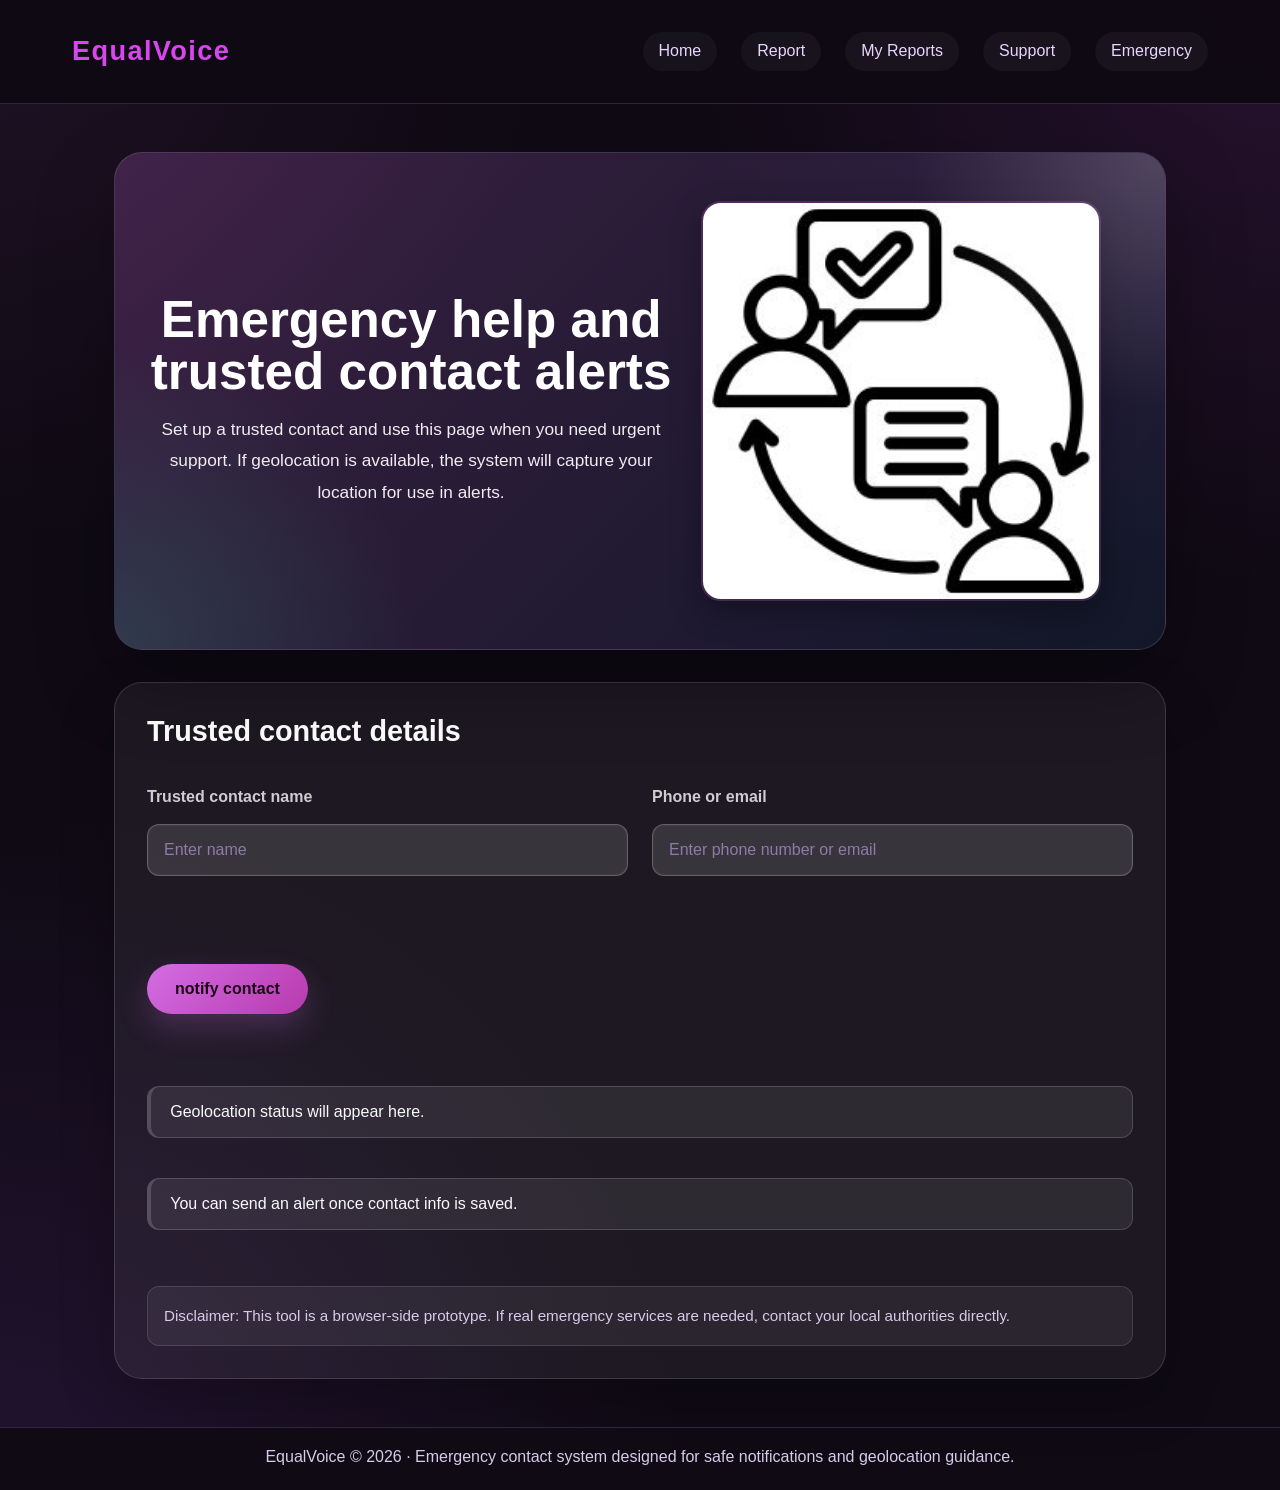
<file: emergency.html>
<!DOCTYPE html>
<html lang="en">
<head>
  <meta charset="UTF-8">
  <meta name="viewport" content="width=device-width, initial-scale=1.0">
  <title>Emergency Help | EqualVoice</title>
   <link rel="icon" type="image/png" href="images/equal voice logo.png">
  <link rel="stylesheet" href="assets/css/style.css">
  <script defer src="assets/js/app.js"></script>
</head>
<body class="page-shell emergency-page" data-page="emergency">
  <header class="site-header">
    <div class="topbar">
      <a class="brand" href="index.html">EqualVoice</a>
      <nav aria-label="Primary navigation">
        <ul class="nav-list">
          <li><a class="nav-link" href="index.html">Home</a></li>
          <li><a class="nav-link" href="report.html">Report</a></li>
          <li><a class="nav-link" href="my-reports.html">My Reports</a></li>
          <li><a class="nav-link" href="support.html">Support</a></li>
          <li><a class="nav-link" href="emergency.html">Emergency</a></li>
        </ul>
      </nav>
    </div>
  </header>

  <main class="main-content">
    <section class="hero">
      <div>
        <h1 class="hero-heading">Emergency help and trusted contact alerts</h1>
        <p class="hero-copy">Set up a trusted contact and use this page when you need urgent support. If geolocation is available, the system will capture your location for use in alerts.</p>
      </div>
      <img src="images/response.jpg" alt="Emergency response support" class="hero-image" style="max-width: 400px; width: 100%; height: 400px; object-fit: cover;">
    </section>

    <section class="form-card">
      <div class="section-title">Trusted contact details</div>
      <div class="form-row">
        <div class="contact-field">
          <label for="trustedContactName">Trusted contact name</label>
          <input id="trustedContactName" type="text" placeholder="Enter name" aria-required="true">
        </div>
        <div class="contact-field">
          <label for="trustedContactInfo">Phone or email</label>
          <input id="trustedContactInfo" type="text" placeholder="Enter phone number or email" aria-required="true">
        </div>
      </div>



      <div class="button-row">
        <button id="sendAlertButton" class="cta-button" type="button">notify contact</button>
      </div>
      <div id="geoStatus" class="status-banner">Geolocation status will appear here.</div>
      <div id="emergencyStatus" class="status-banner">You can send an alert once contact info is saved.</div>
      <div class="footer-note">Disclaimer: This tool is a browser-side prototype. If real emergency services are needed, contact your local authorities directly.</div>
    </section>
  </main>

  <footer class="site-footer">EqualVoice © 2026 · Emergency contact system designed for safe notifications and geolocation guidance.</footer>
</body>
</html>
</file>
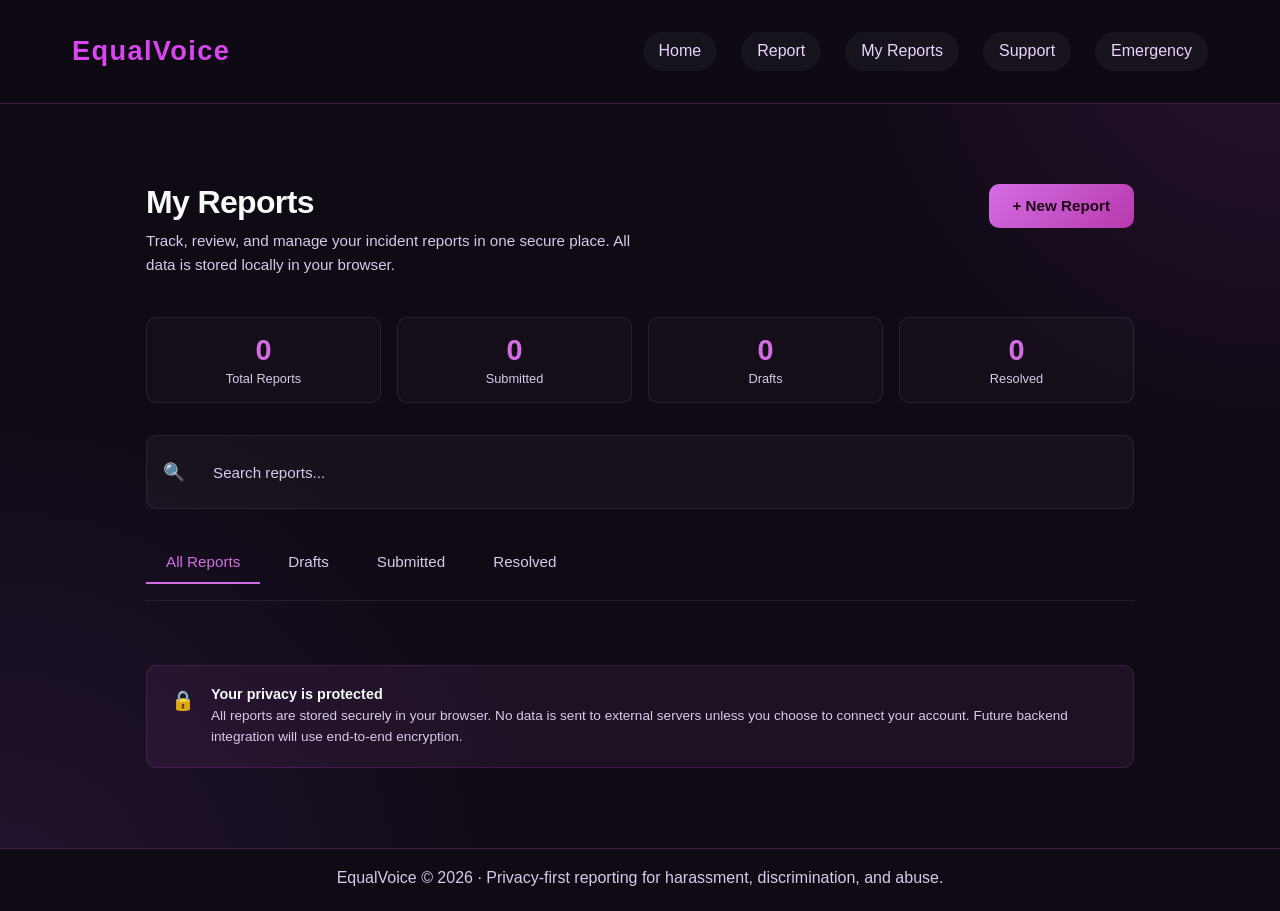
<file: my-reports.html>
<!DOCTYPE html>
<html lang="en">
<head>
  <meta charset="UTF-8">
  <meta name="viewport" content="width=device-width, initial-scale=1.0">
  <title>My Reports | EqualVoice</title>
  <link rel="icon" type="image/png" href="images/equal voice logo.png">
  <link rel="stylesheet" href="assets/css/style.css">
  <script defer src="assets/js/app.js"></script>
</head>
<body class="page-shell" data-page="my-reports">
  <header class="site-header">
    <div class="topbar">
      <a class="brand" href="index.html">EqualVoice</a>
      <nav aria-label="Primary navigation">
        <ul class="nav-list">
          <li><a class="nav-link" href="index.html">Home</a></li>
          <li><a class="nav-link" href="report.html">Report</a></li>
          <li><a class="nav-link" href="my-reports.html">My Reports</a></li>
          <li><a class="nav-link" href="support.html">Support</a></li>
          <li><a class="nav-link" href="emergency.html">Emergency</a></li>
        </ul>
      </nav>
    </div>
  </header>

  <main class="main-content">
    <div class="dashboard-container">
      <!-- Dashboard Header -->
      <div class="dashboard-header">
        <div class="dashboard-header-content">
          <h1>My Reports</h1>
          <p class="dashboard-header-description">Track, review, and manage your incident reports in one secure place. All data is stored locally in your browser.</p>
        </div>
        <div class="dashboard-header-actions">
          <a href="report.html" class="btn-primary">+ New Report</a>
        </div>
      </div>

      <!-- Stats Summary -->
      <div class="stats-bar">
        <div class="stat-item">
          <p class="stat-number" id="totalCount">0</p>
          <p class="stat-label">Total Reports</p>
        </div>
        <div class="stat-item">
          <p class="stat-number" id="submittedCount">0</p>
          <p class="stat-label">Submitted</p>
        </div>
        <div class="stat-item">
          <p class="stat-number" id="draftCount">0</p>
          <p class="stat-label">Drafts</p>
        </div>
        <div class="stat-item">
          <p class="stat-number" id="resolvedCount">0</p>
          <p class="stat-label">Resolved</p>
        </div>
      </div>

      <!-- Controls Section -->
      <div class="controls-section">
        <div class="search-box">
          <span class="search-icon">🔍</span>
          <input type="text" id="searchReports" placeholder="Search reports...">
        </div>
      </div>

      <!-- Filter Tabs -->
      <div class="filter-tabs">
        <button class="filter-tab active" data-filter="all">All Reports</button>
        <button class="filter-tab" data-filter="draft">Drafts</button>
        <button class="filter-tab" data-filter="submitted">Submitted</button>
        <button class="filter-tab" data-filter="resolved">Resolved</button>
      </div>

      <!-- Reports List -->
      <div id="reportList" class="reports-list"></div>

      <!-- Empty State -->
      <div id="noReportsState" class="empty-state" style="display: none;">
        <div class="empty-state-icon">📋</div>
        <h2 class="empty-state-title">No reports yet</h2>
        <p class="empty-state-description">Start documenting incidents safely. Your reports will appear here with all details and status updates.</p>
        <div class="empty-state-actions">
          <a href="report.html" class="btn-primary">Create First Report</a>
          <a href="support.html" class="btn-secondary">Get Support</a>
        </div>
      </div>

      <!-- Information Banner -->
      <div class="info-banner">
        <div class="info-banner-icon">🔒</div>
        <div class="info-banner-content">
          <p class="info-banner-title">Your privacy is protected</p>
          <p class="info-banner-text">All reports are stored securely in your browser. No data is sent to external servers unless you choose to connect your account. Future backend integration will use end-to-end encryption.</p>
        </div>
      </div>
    </div>
  </main>

  <footer class="site-footer">EqualVoice © 2026 · Privacy-first reporting for harassment, discrimination, and abuse.</footer>

  <script>
    // Enhanced dashboard interactivity
    const filters = document.querySelectorAll('.filter-tab');
    const searchInput = document.getElementById('searchReports');
    let currentFilter = 'all';
    let currentSearch = '';

    filters.forEach(filter => {
      filter.addEventListener('click', () => {
        filters.forEach(f => f.classList.remove('active'));
        filter.classList.add('active');
        currentFilter = filter.dataset.filter;
        renderReports();
      });
    });

    searchInput.addEventListener('input', (e) => {
      currentSearch = e.target.value.toLowerCase();
      renderReports();
    });

    function updateStats() {
      const reports = loadReports();
      const submitted = reports.filter(r => r.status === 'Submitted').length;
      const draft = reports.filter(r => r.status === 'Draft').length;
      const resolved = reports.filter(r => r.status === 'Resolved').length;

      document.getElementById('totalCount').textContent = reports.length;
      document.getElementById('submittedCount').textContent = submitted;
      document.getElementById('draftCount').textContent = draft;
      document.getElementById('resolvedCount').textContent = resolved;
    }

    function renderReports() {
      const reports = loadReports();
      const container = document.getElementById('reportList');
      const emptyState = document.getElementById('noReportsState');

      let filtered = reports.filter(r => {
        const matchesFilter = currentFilter === 'all' || r.status.toLowerCase() === currentFilter;
        const matchesSearch = currentSearch === '' || 
          r.types?.join(' ').toLowerCase().includes(currentSearch) ||
          r.description?.toLowerCase().includes(currentSearch) ||
          r.id?.toLowerCase().includes(currentSearch);
        return matchesFilter && matchesSearch;
      });

      if (filtered.length === 0) {
        container.innerHTML = '';
        emptyState.style.display = 'grid';
        return;
      }

      emptyState.style.display = 'none';
      container.innerHTML = filtered.map(report => {
        const types = Array.isArray(report.types) ? report.types.join(', ') : report.type || 'Report';
        const date = new Date(report.createdAt);
        const formattedDate = date.toLocaleDateString('en-US', { month: 'short', day: 'numeric', year: 'numeric' });
        const statusClass = `status-${report.status.toLowerCase()}`;

        return `
          <div class="report-row">
            <div class="report-info">
              <h3 class="report-title">${types}</h3>
              <div class="report-meta">
                <div class="report-meta-item">
                  <span class="report-meta-label">ID:</span>
                  <span>${report.id}</span>
                </div>
                <div class="report-meta-item">
                  <span class="report-meta-label">Created:</span>
                  <span>${formattedDate}</span>
                </div>
                ${report.description ? `<div class="report-meta-item"><span class="report-meta-label">Details:</span><span>${report.description.substring(0, 40)}...</span></div>` : ''}
              </div>
            </div>
            <div class="status-badge ${statusClass}">${report.status}</div>
            <div class="report-actions">
              <button class="action-btn" onclick="viewReport('${report.id}')">View</button>
            </div>
            <button class="action-menu-btn" title="More options">⋮</button>
          </div>
        `;
      }).join('');
    }

    function viewReport(reportId) {
      alert(`View report: ${reportId}`);
    }

    // Initialize
    updateStats();
    renderReports();
  </script>
</body>
</html>
</file>
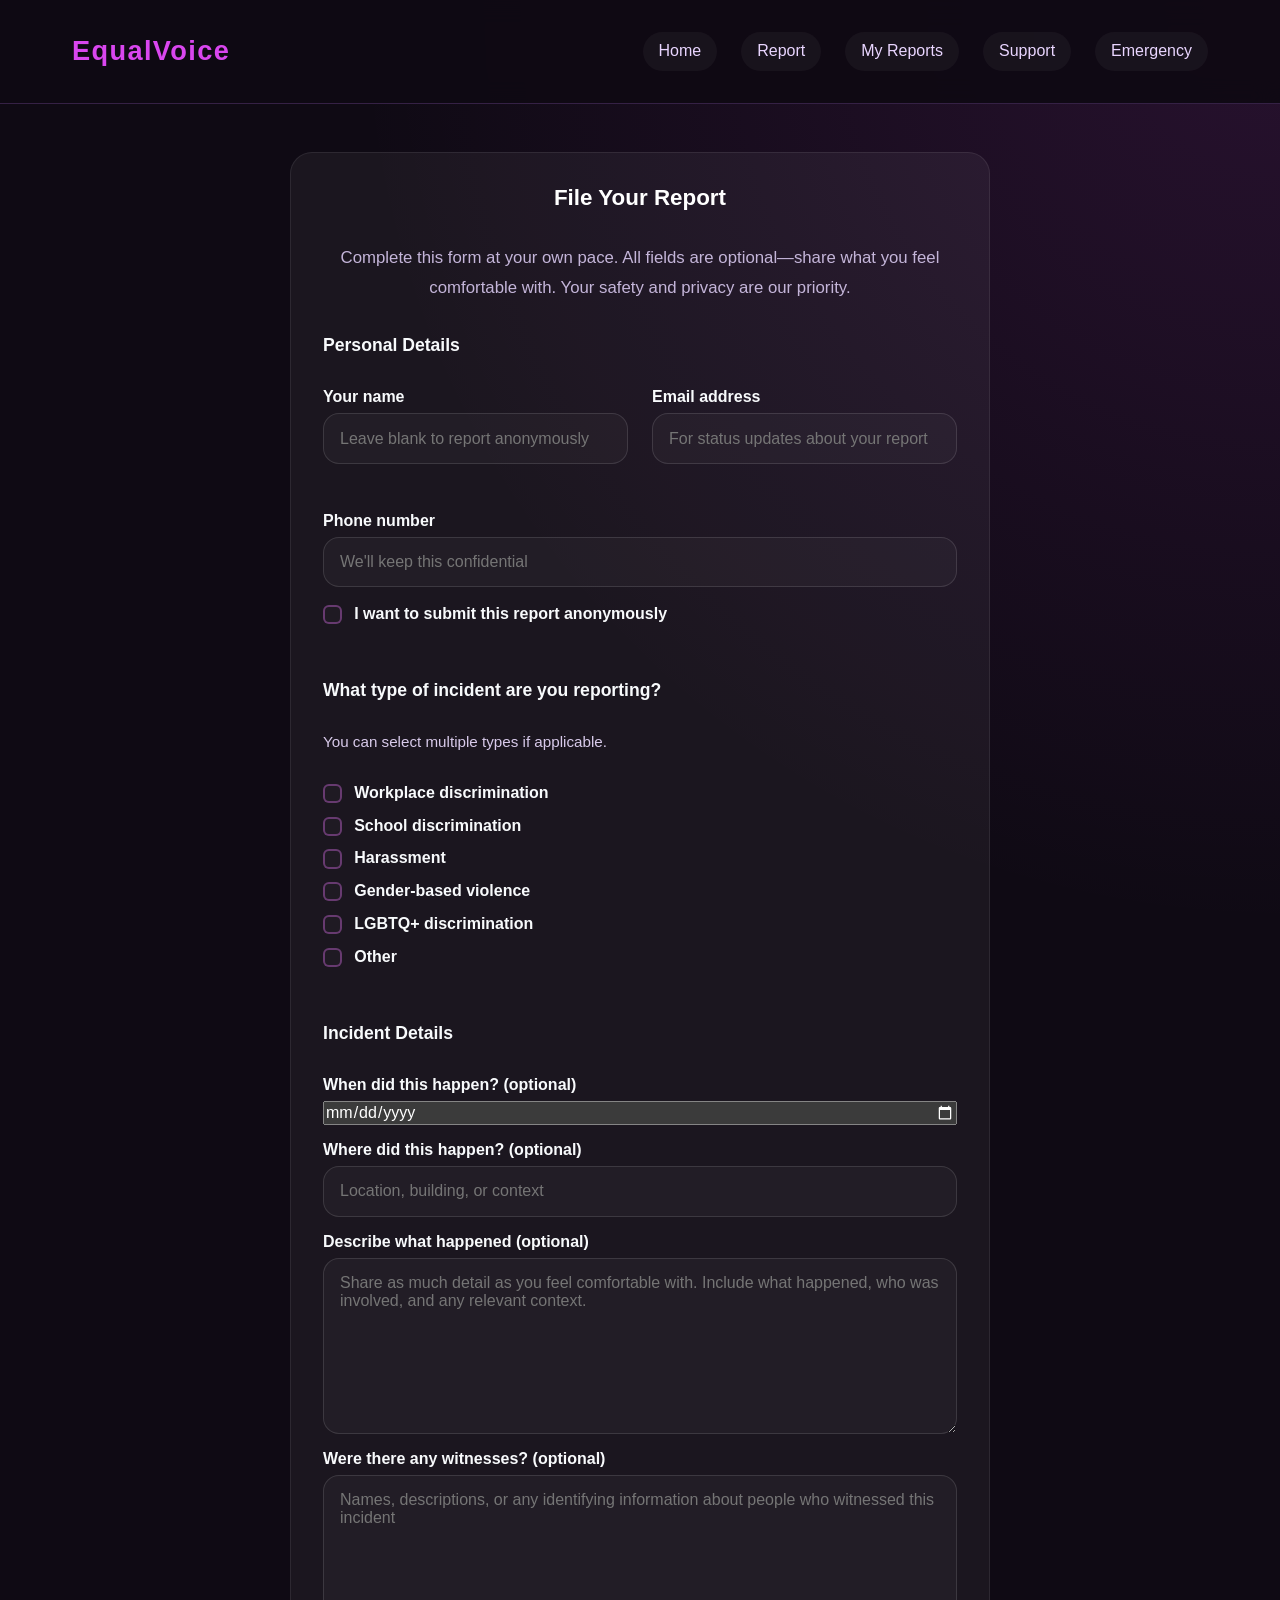
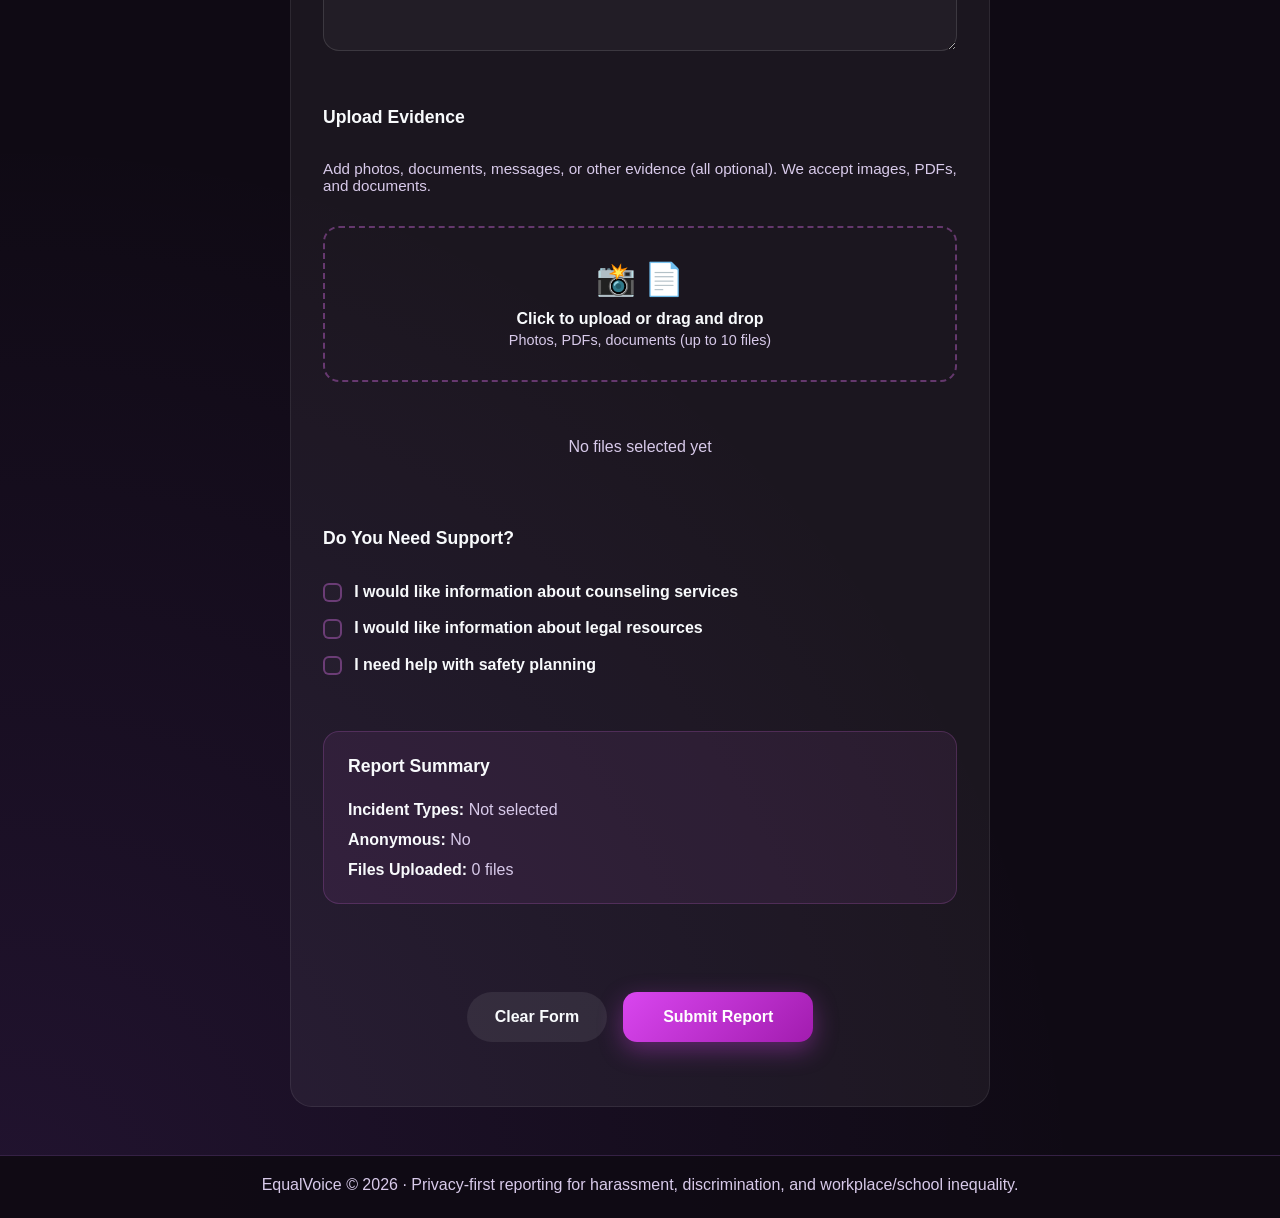
<file: report.html>
<!DOCTYPE html>
<html lang="en">
<head>
  <meta charset="UTF-8">
  <meta name="viewport" content="width=device-width, initial-scale=1.0">
  <title>Report Incident | EqualVoice</title>
  <link rel="icon" type="image/png" href="images/equal voice logo.png">
  <link rel="stylesheet" href="assets/css/style.css">
  <script defer src="assets/js/app.js"></script>
</head>

<body class="page-shell" data-page="report">
  <header class="site-header">
    <div class="topbar">
      <a class="brand" href="index.html">EqualVoice</a>
      <nav aria-label="Primary navigation">
        <ul class="nav-list">
          <li><a class="nav-link" href="index.html">Home</a></li>
          <li><a class="nav-link" href="report.html">Report</a></li>
          <li><a class="nav-link" href="my-reports.html">My Reports</a></li>
          <li><a class="nav-link" href="support.html">Support</a></li>
          <li><a class="nav-link" href="emergency.html">Emergency</a></li>
        </ul>
      </nav>
    </div>
  </header>

  <main class="main-content" style="display: grid; place-items: center;">
    <form id="incidentReportForm" novalidate style="max-width: 700px; width: 100%; display: grid; gap: 1.5rem; border: 1px solid rgba(255,255,255,0.08); border-radius: 22px; padding: 2rem; background: rgba(255,255,255,0.05);">
      <div style="text-align: center; margin-bottom: 0.5rem;">
        <h2 class="section-title">File Your Report</h2>
        <p class="hero-copy">Complete this form at your own pace. All fields are optional—share what you feel comfortable with. Your safety and privacy are our priority.</p>
      </div>
        <!-- Personal Information Section -->
        <div class="form-section" style="margin-bottom: 2rem;">
          <h3 style="margin-top: 0; margin-bottom: 1rem;">Personal Details</h3>
          <div class="form-row">
            <div class="form-field">
              <label for="reporterName">Your name </label>
              <input id="reporterName" type="text" placeholder="Leave blank to report anonymously">
            </div>
            <div class="form-field">
              <label for="reporterEmail">Email address </label>
              <input id="reporterEmail" type="email" placeholder="For status updates about your report">
            </div>
          </div>
          <div class="form-field">
            <label for="reporterPhone">Phone number </label>
            <input id="reporterPhone" type="tel" placeholder="We'll keep this confidential">
          </div>
          <div class="checkbox-row">
            <input id="anonymousReport" type="checkbox">
            <label for="anonymousReport">I want to submit this report anonymously</label>
          </div>
        </div>

        <!-- Incident Type Section -->
        <div class="form-section" style="margin-bottom: 2rem;">
          <h3 style="margin-top: 0; margin-bottom: 1rem;">What type of incident are you reporting?</h3>
          <p style="color: var(--text-muted); font-size: 0.95rem; margin-bottom: 1rem;">You can select multiple types if applicable.</p>
          <div class="checkbox-group" style="display: grid; gap: 0.75rem;">
            <div class="checkbox-row">
              <input id="incidentWorkplace" type="checkbox" name="incidentType" value="Workplace discrimination">
              <label for="incidentWorkplace">Workplace discrimination</label>
            </div>
            <div class="checkbox-row">
              <input id="incidentSchool" type="checkbox" name="incidentType" value="School discrimination">
              <label for="incidentSchool">School discrimination</label>
            </div>
            <div class="checkbox-row">
              <input id="incidentHarassment" type="checkbox" name="incidentType" value="Harassment">
              <label for="incidentHarassment">Harassment</label>
            </div>
            <div class="checkbox-row">
              <input id="incidentViolence" type="checkbox" name="incidentType" value="Gender-based violence">
              <label for="incidentViolence">Gender-based violence</label>
            </div>
            <div class="checkbox-row">
              <input id="incidentLGBTQ" type="checkbox" name="incidentType" value="LGBTQ discrimination">
              <label for="incidentLGBTQ">LGBTQ+ discrimination</label>
            </div>
            <div class="checkbox-row">
              <input id="incidentOther" type="checkbox" name="incidentType" value="Other">
              <label for="incidentOther">Other</label>
            </div>
          </div>
        </div>

        <!-- Incident Details Section -->
        <div class="form-section" style="margin-bottom: 2rem;">
          <h3 style="margin-top: 0; margin-bottom: 1rem;">Incident Details</h3>
          <div class="form-field">
            <label for="incidentDate">When did this happen? (optional)</label>
            <input id="incidentDate" type="date">
          </div>
          <div class="form-field">
            <label for="incidentLocation">Where did this happen? (optional)</label>
            <input id="incidentLocation" type="text" placeholder="Location, building, or context">
          </div>
          <div class="form-field wide">
            <label for="incidentDescription">Describe what happened (optional)</label>
            <textarea id="incidentDescription" placeholder="Share as much detail as you feel comfortable with. Include what happened, who was involved, and any relevant context."></textarea>
          </div>
          <div class="form-field wide">
            <label for="incidentWitnesses">Were there any witnesses? (optional)</label>
            <textarea id="incidentWitnesses" placeholder="Names, descriptions, or any identifying information about people who witnessed this incident"></textarea>
          </div>
        </div>

        <!-- Evidence Section -->
        <div class="form-section" style="margin-bottom: 2rem;">
          <h3 style="margin-top: 0; margin-bottom: 1rem;">Upload Evidence</h3>
          <p style="color: var(--text-muted); font-size: 0.95rem; margin-bottom: 1rem;">Add photos, documents, messages, or other evidence (all optional). We accept images, PDFs, and documents.</p>
          
          <div class="file-upload-area" style="border: 2px dashed rgba(212, 109, 228, 0.4); border-radius: 16px; padding: 2rem; text-align: center; margin-bottom: 1.5rem; cursor: pointer; transition: all var(--transition);">
            <input id="incidentEvidence" type="file" multiple accept="image/*,.pdf,.doc,.docx" style="display: none;">
            <div style="font-size: 2rem; margin-bottom: 0.75rem;">📸 📄</div>
            <div style="font-weight: 600; margin-bottom: 0.25rem;">Click to upload or drag and drop</div>
            <div style="color: var(--text-muted); font-size: 0.9rem;">Photos, PDFs, documents (up to 10 files)</div>
          </div>

          <div id="evidenceList" style="display: grid; gap: 0.75rem;">
            <div style="color: var(--text-muted); text-align: center; padding: 1rem;">No files selected yet</div>
          </div>
        </div>

        <!-- Support Resources Section -->
        <div class="form-section" style="margin-bottom: 2rem;">
          <h3 style="margin-top: 0; margin-bottom: 1rem;">Do You Need Support?</h3>
          <div class="checkbox-row">
            <input id="needsCounseling" type="checkbox" name="support" value="counseling">
            <label for="needsCounseling">I would like information about counseling services</label>
          </div>
          <div class="checkbox-row">
            <input id="needsLegal" type="checkbox" name="support" value="legal">
            <label for="needsLegal">I would like information about legal resources</label>
          </div>
          <div class="checkbox-row">
            <input id="needsSafetyPlanning" type="checkbox" name="support" value="safety">
            <label for="needsSafetyPlanning">I need help with safety planning</label>
          </div>
        </div>

        <!-- Summary Section -->
        <div class="form-section" style="margin-bottom: 2rem; background: rgba(212, 109, 228, 0.08); border: 1px solid rgba(212, 109, 228, 0.2); border-radius: 16px; padding: 1.5rem;">
          <h3 style="margin-top: 0;">Report Summary</h3>
          <div id="reportSummary" style="display: grid; gap: 0.75rem; color: var(--text-muted);">
            <div><strong style="color: var(--text);">Incident Types:</strong> <span id="summaryTypes">Not selected</span></div>
            <div><strong style="color: var(--text);">Anonymous:</strong> <span id="summaryAnonymous">No</span></div>
            <div><strong style="color: var(--text);">Files Uploaded:</strong> <span id="summaryFileCount">0 files</span></div>
          </div>
        </div>

        <!-- Recommendations Section -->
        <div id="recommendationsSection" style="margin-bottom: 2rem; display: none; background: rgba(86, 195, 255, 0.08); border: 1px solid rgba(86, 195, 255, 0.2); border-radius: 16px; padding: 1.5rem;">
          <h3 style="margin-top: 0;">Recommended Next Steps</h3>
          <ul id="recommendationList" class="list-bullet" style="color: var(--text-muted);"></ul>
        </div>

        <!-- Action Buttons -->
        <div class="button-row wide">
          <button type="reset" class="secondary-button">Clear Form</button>
          <button type="submit" class="cta-button">Submit Report</button>
        </div>

        <!-- Status Message -->
        <div id="reportStatusBanner" class="status-banner" style="margin-top: 1.5rem; display: none;"></div>
      </form>
    </main>

  <footer class="site-footer">EqualVoice © 2026 · Privacy-first reporting for harassment, discrimination, and workplace/school inequality.</footer>
</body>
</html>
</file>
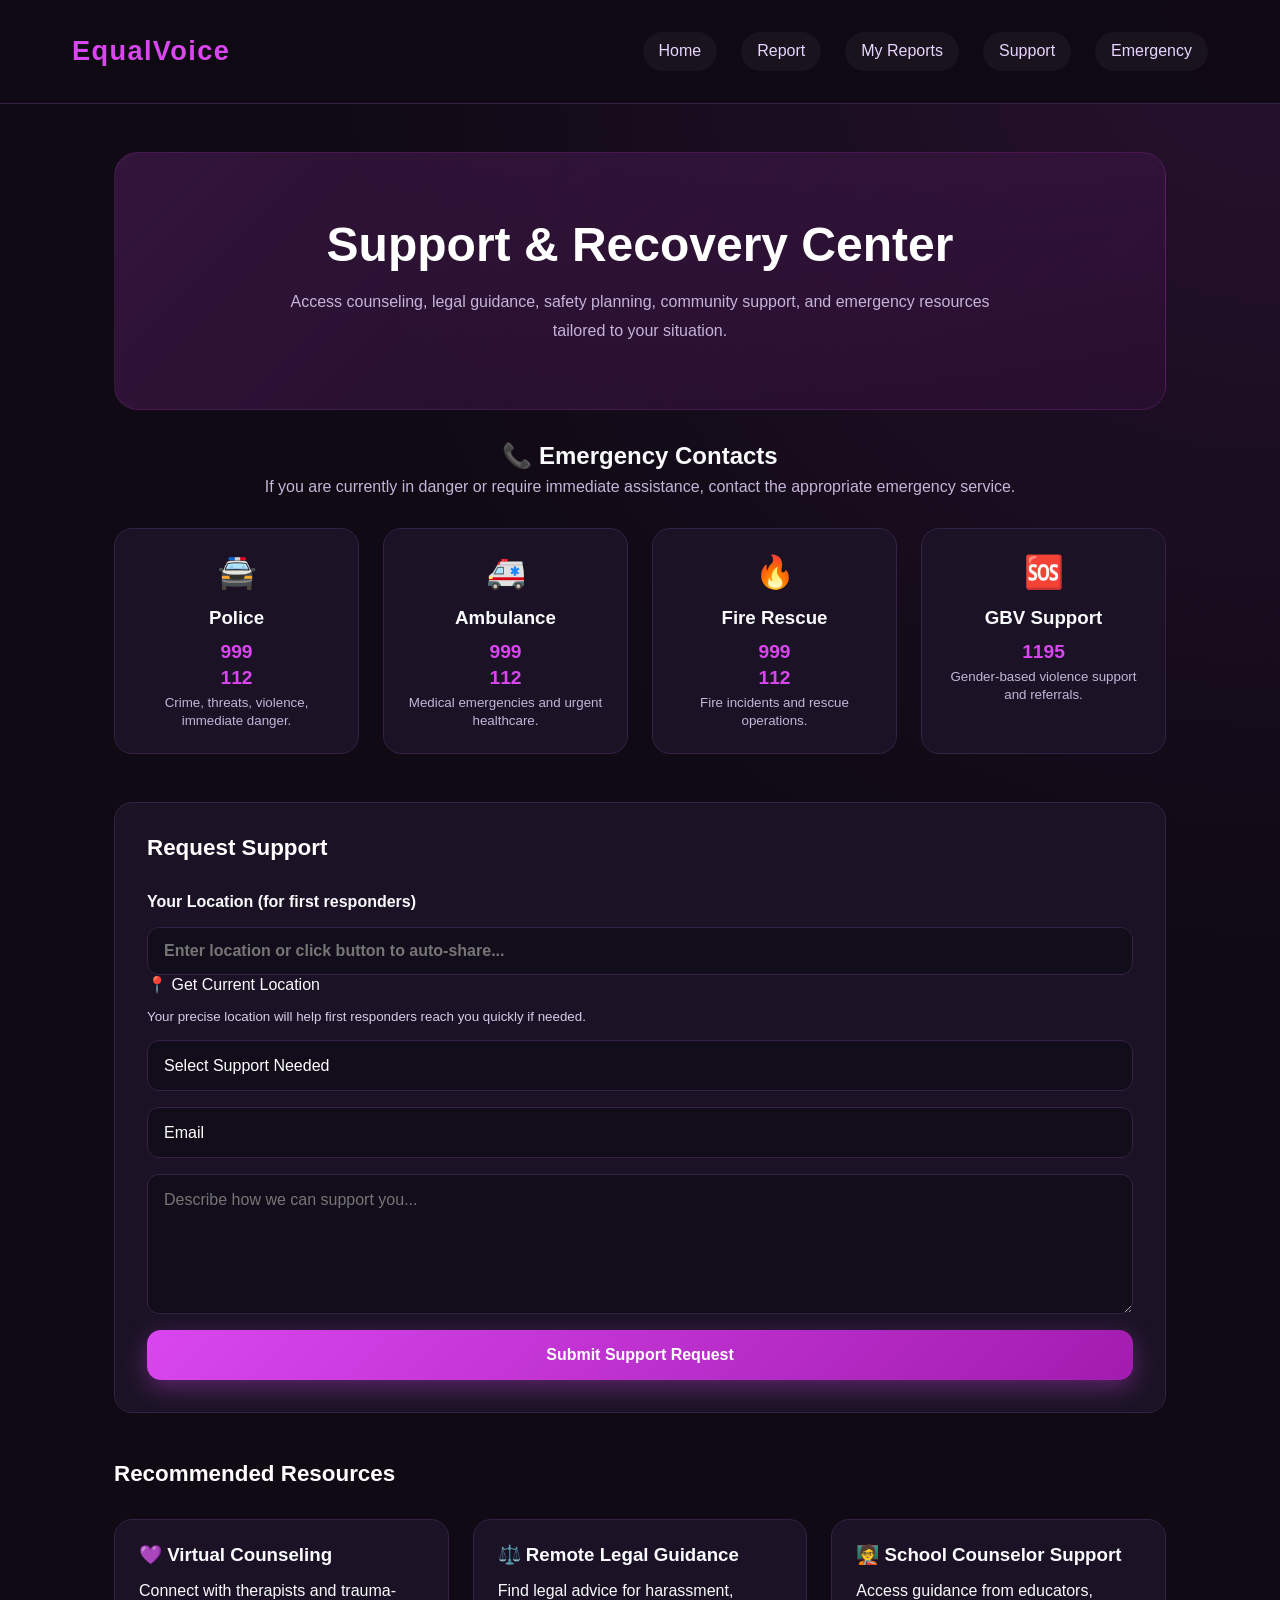
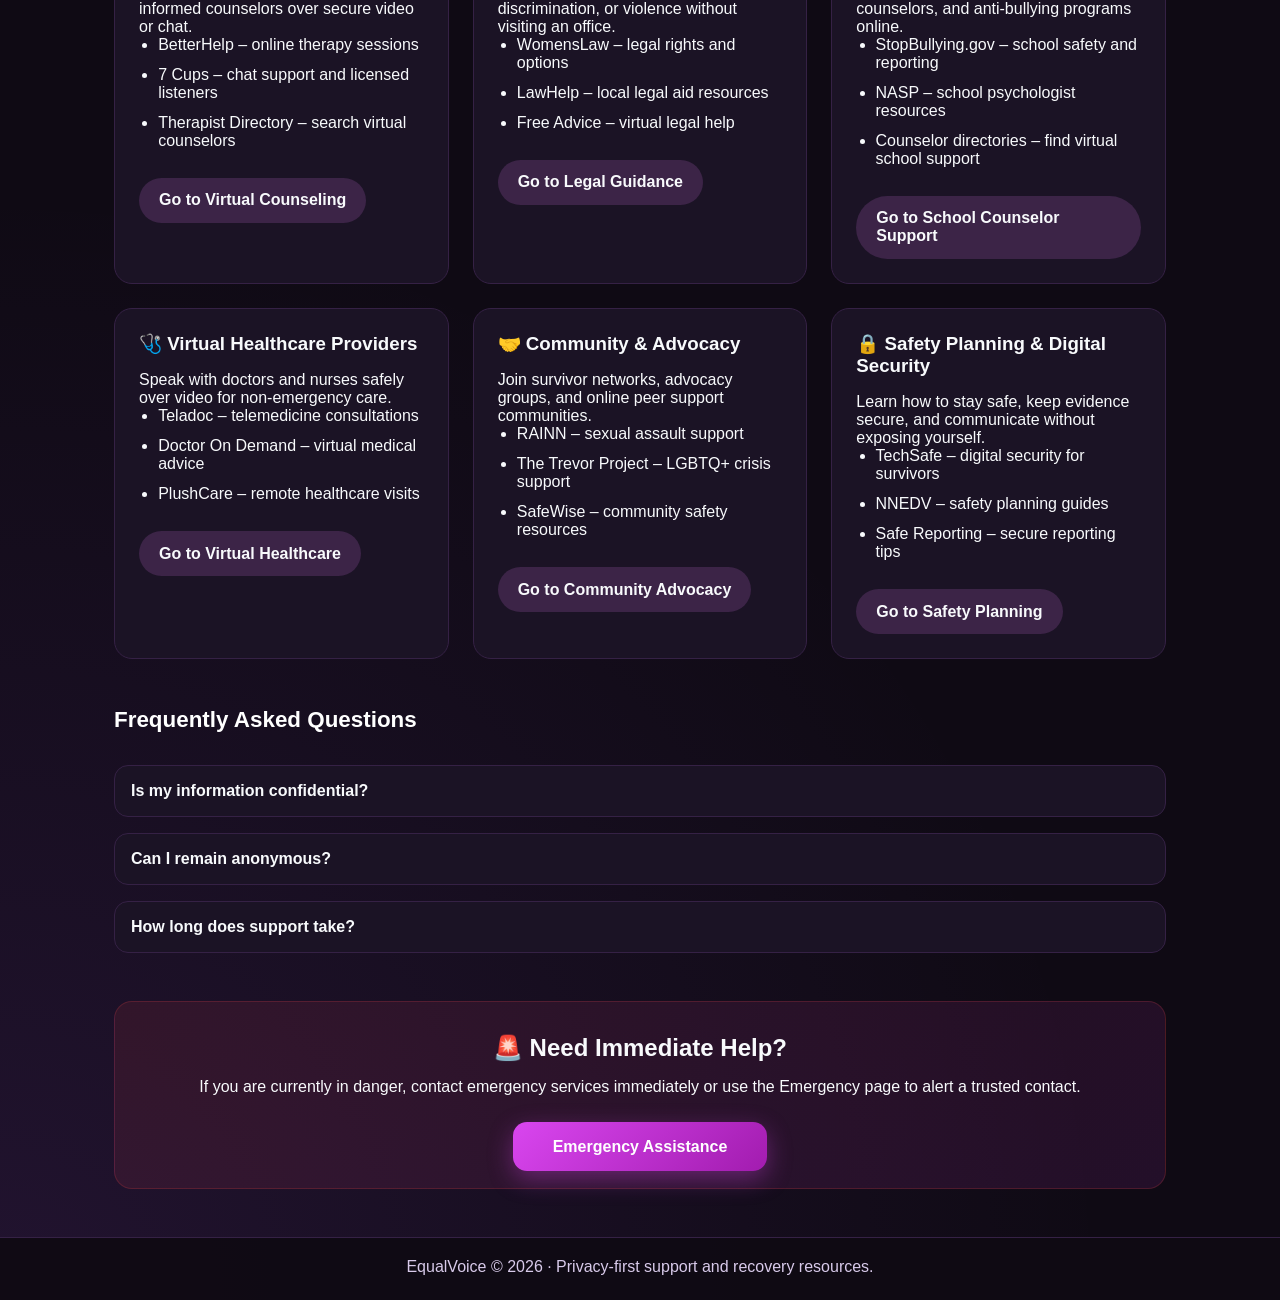
<file: support.html>
<!DOCTYPE html>
<html lang="en">
<head>
<meta charset="UTF-8">
<meta name="viewport" content="width=device-width, initial-scale=1.0">

<title>Support Center | EqualVoice</title>
 <link rel="icon" type="image/png" href="images/equal voice logo.png">
<link rel="stylesheet" href="assets/css/style.css">
<script defer src="assets/js/support.js"></script>
</head>

<body class="page-shell">

<header class="site-header">
    <div class="topbar">

        <a class="brand" href="index.html">
            EqualVoice
        </a>

        <nav>
            <ul class="nav-list">
                <li><a class="nav-link" href="index.html">Home</a></li>
                <li><a class="nav-link" href="report.html">Report</a></li>
                <li><a class="nav-link" href="my-reports.html">My Reports</a></li>
                <li><a class="nav-link" href="support.html">Support</a></li>
                <li><a class="nav-link" href="emergency.html">Emergency</a></li>
            </ul>
        </nav>

    </div>
</header>

<main class="main-content">

<section class="support-hero">
    <h1>Support & Recovery Center</h1>

    <p>
        Access counseling, legal guidance, safety planning,
        community support, and emergency resources tailored
        to your situation.
    </p>
</section>

<section class="emergency-contacts">

    <div class="contacts-header">
        <h2>📞 Emergency Contacts</h2>

        <p>
            If you are currently in danger or require immediate
            assistance, contact the appropriate emergency service.
        </p>
    </div>

    <div class="contacts-grid">

        <div class="contact-card">
            <div class="contact-icon">🚔</div>
            <h3>Police</h3>
            <a href="tel:999">999</a>
            <a href="tel:112">112</a>
            <small>Crime, threats, violence, immediate danger.</small>
        </div>

        <div class="contact-card">
            <div class="contact-icon">🚑</div>
            <h3>Ambulance</h3>
            <a href="tel:999">999</a>
            <a href="tel:112">112</a>
            <small>Medical emergencies and urgent healthcare.</small>
        </div>

        <div class="contact-card">
            <div class="contact-icon">🔥</div>
            <h3>Fire Rescue</h3>
            <a href="tel:999">999</a>
            <a href="tel:112">112</a>
            <small>Fire incidents and rescue operations.</small>
        </div>

        <div class="contact-card">
            <div class="contact-icon">🆘</div>
            <h3>GBV Support</h3>
            <a href="tel:1195">1195</a>
            <small>Gender-based violence support and referrals.</small>
        </div>

    </div>

</section>

<section class="support-form-card">

    <h2 class="section-title">Request Support</h2>

    <form id="supportForm" class="support-form">

        <div class="form-field">
            <label for="userLocation">Your Location (for first responders)</label>
            <div class="location-input-wrapper">
                <input
                type="text"
                id="userLocation"
                placeholder="Enter location or click button to auto-share..."
                <button type="button" id="getLocationBtn" class="secondary-button" style="padding: 0.65rem 1rem; margin-top: 0.5rem;">
                    📍 Get Current Location
                </button>
            </div>
            <input type="hidden" id="latitude" name="latitude">
            <input type="hidden" id="longitude" name="longitude">
            <small style="color: var(--text-muted); display: block; margin-top: 0.5rem;">
                Your precise location will help first responders reach you quickly if needed.
            </small>
        </div>

        <select required>
            <option value="">
                Select Support Needed
            </option>

            <option>Counseling</option>
            <option>Legal Assistance</option>
            <option>Safety Planning</option>
            <option>Community Resources</option>
            <option>Emergency Follow-up</option>
        </select>

        <select required>
            <option>Email</option>
            <option>Phone</option>
            <option>Anonymous Portal Message</option>
        </select>

        <textarea
        placeholder="Describe how we can support you..."
        required></textarea>

        <button
        type="submit"
        class="cta-button">
            Submit Support Request
        </button>

    </form>

    <div
    id="supportMessage"
    class="status-banner"
    style="display:none;margin-top:1rem;">
    </div>

</section>

<section>

    <h2 class="section-title">
        Recommended Resources
    </h2>

    <div class="resource-grid">

        <div class="resource-card">
            <h3>💜 Virtual Counseling</h3>
            <p>Connect with therapists and trauma-informed counselors over secure video or chat.</p>
            <ul>
                <li><a href="https://www.betterhelp.com" target="_blank" rel="noopener">BetterHelp</a> – online therapy sessions</li>
                <li><a href="https://www.7cups.com" target="_blank" rel="noopener">7 Cups</a> – chat support and licensed listeners</li>
                <li><a href="https://www.psychologytoday.com/us/therapists" target="_blank" rel="noopener">Therapist Directory</a> – search virtual counselors</li>
            </ul>
            <a class="resource-link" href="https://www.betterhelp.com" target="_blank" rel="noopener">Go to Virtual Counseling</a>
        </div>

        <div class="resource-card">
            <h3>⚖️ Remote Legal Guidance</h3>
            <p>Find legal advice for harassment, discrimination, or violence without visiting an office.</p>
            <ul>
                <li><a href="https://www.womenslaw.org" target="_blank" rel="noopener">WomensLaw</a> – legal rights and options</li>
                <li><a href="https://www.lawhelp.org" target="_blank" rel="noopener">LawHelp</a> – local legal aid resources</li>
                <li><a href="https://www.freeadvice.com" target="_blank" rel="noopener">Free Advice</a> – virtual legal help</li>
            </ul>
            <a class="resource-link" href="https://www.womenslaw.org" target="_blank" rel="noopener">Go to Legal Guidance</a>
        </div>

        <div class="resource-card">
            <h3>🧑‍🏫 School Counselor Support</h3>
            <p>Access guidance from educators, counselors, and anti-bullying programs online.</p>
            <ul>
                <li><a href="https://www.stopbullying.gov" target="_blank" rel="noopener">StopBullying.gov</a> – school safety and reporting</li>
                <li><a href="https://www.nasponline.org" target="_blank" rel="noopener">NASP</a> – school psychologist resources</li>
                <li><a href="https://www.careerwise.mnscu.edu" target="_blank" rel="noopener">Counselor directories</a> – find virtual school support</li>
            </ul>
            <a class="resource-link" href="https://www.stopbullying.gov" target="_blank" rel="noopener">Go to School Counselor Support</a>
        </div>

        <div class="resource-card">
            <h3>🩺 Virtual Healthcare Providers</h3>
            <p>Speak with doctors and nurses safely over video for non-emergency care.</p>
            <ul>
                <li><a href="https://www.teladoc.com" target="_blank" rel="noopener">Teladoc</a> – telemedicine consultations</li>
                <li><a href="https://www.doctorondemand.com" target="_blank" rel="noopener">Doctor On Demand</a> – virtual medical advice</li>
                <li><a href="https://www.plushcare.com" target="_blank" rel="noopener">PlushCare</a> – remote healthcare visits</li>
            </ul>
            <a class="resource-link" href="https://www.teladoc.com" target="_blank" rel="noopener">Go to Virtual Healthcare</a>
        </div>

        <div class="resource-card">
            <h3>🤝 Community & Advocacy</h3>
            <p>Join survivor networks, advocacy groups, and online peer support communities.</p>
            <ul>
                <li><a href="https://www.rainn.org" target="_blank" rel="noopener">RAINN</a> – sexual assault support</li>
                <li><a href="https://www.thetrevorproject.org" target="_blank" rel="noopener">The Trevor Project</a> – LGBTQ+ crisis support</li>
                <li><a href="https://www.safewise.com" target="_blank" rel="noopener">SafeWise</a> – community safety resources</li>
            </ul>
            <a class="resource-link" href="https://www.rainn.org" target="_blank" rel="noopener">Go to Community Advocacy</a>
        </div>

        <div class="resource-card">
            <h3>🔒 Safety Planning & Digital Security</h3>
            <p>Learn how to stay safe, keep evidence secure, and communicate without exposing yourself.</p>
            <ul>
                <li><a href="https://www.techsafety.org" target="_blank" rel="noopener">TechSafe</a> – digital security for survivors</li>
                <li><a href="https://www.nnedv.org" target="_blank" rel="noopener">NNEDV</a> – safety planning guides</li>
                <li><a href="https://www.stopbullying.gov" target="_blank" rel="noopener">Safe Reporting</a> – secure reporting tips</li>
            </ul>
            <a class="resource-link" href="https://www.techsafety.org" target="_blank" rel="noopener">Go to Safety Planning</a>
        </div>

    </div>

</section>

<section class="faq-section">

    <h2 class="section-title">
        Frequently Asked Questions
    </h2>

    <div class="faq-item">
        <div class="faq-question">
            Is my information confidential?
        </div>

        <div class="faq-answer">
            Yes. Your reports and support requests are designed
            to remain private and accessible only to authorized
            individuals.
        </div>
    </div>

    <div class="faq-item">
        <div class="faq-question">
            Can I remain anonymous?
        </div>

        <div class="faq-answer">
            Yes. EqualVoice allows anonymous reporting and
            support requests where appropriate.
        </div>
    </div>

    <div class="faq-item">
        <div class="faq-question">
            How long does support take?
        </div>

        <div class="faq-answer">
            Response times depend on the severity of the case
            and available resources.
        </div>
    </div>

</section>

<section class="emergency-panel">

    <h2>🚨 Need Immediate Help?</h2>

    <p>
        If you are currently in danger,
        contact emergency services immediately
        or use the Emergency page to alert a trusted contact.
    </p>

    <br>

    <a href="emergency.html" class="cta-button">
        Emergency Assistance
    </a>

</section>

</main>

<footer class="site-footer">
    EqualVoice © 2026 · Privacy-first support and recovery resources.
</footer>

<script>

// Support Request Form

const supportForm =
document.getElementById("supportForm");

if(supportForm){

supportForm.addEventListener("submit",function(e){

e.preventDefault();

const supportMessage =
document.getElementById("supportMessage");

supportMessage.style.display="block";

supportMessage.innerHTML=
"✓ Your support request has been submitted successfully. A support specialist will review your request.";

supportMessage.scrollIntoView({
behavior:"smooth"
});

this.reset();

});

}

// FAQ Accordion

document.querySelectorAll(".faq-question")
.forEach(question=>{

question.addEventListener("click",()=>{

const answer =
question.nextElementSibling;

if(answer.style.display==="block"){

answer.style.display="none";

}else{

document
.querySelectorAll(".faq-answer")
.forEach(item=>{

item.style.display="none";

});

answer.style.display="block";

}

});

});

</script>

</body>

</html>
</file>
<file: assets/css/style.css>
/* EqualVoice modern reporting platform styles */
:root {
  color-scheme: dark;
  --bg: #100715;
  --surface: #1e0f28;
  --surface-soft: #2f1f42;
  --surface-border: #5d2f6b;
  --text: #f9f4ff;
  --text-muted: #d8caea;
  --text-muted-strong: #bfa9d8;
  --accent: #d46de4;
  --accent-strong: #b73aad;
  --accent-alt: #ec9ef4;
  --danger: #ff6bb4;
  --success: #b18bff;
  --radius: 22px;
  --shadow: 0 24px 50px rgba(0, 0, 0, 0.24);
  --transition: 180ms ease;
  font-family: -apple-system, BlinkMacSystemFont, "Segoe UI", Roboto, "Helvetica Neue", sans-serif;
  --max-width: 1240px;
}

* {
  box-sizing: border-box;
}

html {
  scroll-behavior: smooth;
}

body {
  margin: 0;
  min-height: 100vh;
  color: var(--text);
  background: radial-gradient(circle at top left, rgba(212, 109, 228, 0.18), transparent 24%),
              radial-gradient(circle at bottom right, rgba(236, 158, 244, 0.14), transparent 20%),
              linear-gradient(180deg, #0d0714 0%, #17091e 100%);
}

img,
svg {
  max-width: 100%;
  display: block;
}

a {
  color: inherit;
  text-decoration: none;
}

button,
input,
select,
textarea {
  font: inherit;
}

button {
  border: none;
  cursor: pointer;
}

button:focus-visible,
input:focus-visible,
select:focus-visible,
textarea:focus-visible {
  outline: 3px solid rgba(212, 109, 228, 0.55);
  outline-offset: 2px;
}

.page-shell {
  display: flex;
  flex-direction: column;
  min-height: 100vh;
}

.site-header {
  position: sticky;
  top: 0;
  z-index: 20;
  background: rgba(7, 17, 27, 0.96);
  border-bottom: 1px solid rgba(255,255,255,0.06);
  padding: 1rem 1.25rem;
  backdrop-filter: blur(14px);
}

.topbar {
  display: flex;
  align-items: center;
  justify-content: space-between;
  gap: 1rem;
  max-width: 1240px;
  margin: 0 auto;
}

.brand {
  font-size: 1.3rem;
  font-weight: 800;
  letter-spacing: 0.05em;
}

.nav-list {
  list-style: none;
  display: flex;
  flex-wrap: wrap;
  gap: 0.85rem;
  margin: 0;
  padding: 0;
}

.nav-link {
  display: inline-flex;
  align-items: center;
  gap: 0.35rem;
  padding: 0.65rem 1rem;
  border-radius: 999px;
  background: rgba(255,255,255,0.04);
  color: var(--text);
  transition: background var(--transition), transform var(--transition);
}

.nav-link:hover,
.nav-link:focus-visible {
  background: rgba(212, 109, 228, 0.18);
}

.main-content {
  width: min(1180px, 100% - 2rem);
  margin: 0 auto;
  padding: 1.5rem 0 3rem;
}

.hero,
.info-panel,
.card-grid,
.report-card,
.support-list,
.alert-panel,
.story-section {
  background: rgba(255,255,255,0.05);
  border: 1px solid rgba(255,255,255,0.08);
  border-radius: var(--radius);
  box-shadow: var(--shadow);
  padding: 1.75rem;
}

.hero {
  display: grid;
  gap: 1.6rem;
  align-items: center;
}

.hero-heading {
  font-size: clamp(2.4rem, 4vw, 3.9rem);
  line-height: 1.02;
  margin: 0;
}

.hero-copy,
.section-copy,
.card-copy,
.panel-copy {
  color: var(--text-muted);
  line-height: 1.75;
}

.hero-actions {
  display: flex;
  flex-wrap: wrap;
  gap: 1rem;
}

.cta-button,
.secondary-button {
  border-radius: 999px;
  padding: 0.95rem 1.75rem;
  font-weight: 700;
  transition: transform var(--transition), box-shadow var(--transition), background var(--transition);
}

.cta-button {
  background: linear-gradient(135deg, var(--accent), var(--accent-strong));
  color: #1f0418;
}

.secondary-button {
  background: rgba(255,255,255,0.08);
  color: var(--text);
}

.cta-button:hover,
.secondary-button:hover {
  transform: translateY(-2px);
}

.card-grid {
  display: grid;
  gap: 1rem;
  margin-top: 1rem;
}

.primary-card,
.support-card,
.report-card {
  background: rgba(255,255,255,0.04);
  border: 1px solid rgba(255,255,255,0.1);
}

.primary-card {
  display: grid;
  gap: 1rem;
}

.card-title {
  font-size: 1.2rem;
  margin-bottom: 0.65rem;
}

.card-flag {
  display: inline-flex;
  align-items: center;
  gap: 0.5rem;
  padding: 0.45rem 0.75rem;
  border-radius: 999px;
  background: rgba(212, 109, 228, 0.16);
  color: var(--accent);
  font-size: 0.95rem;
  font-weight: 700;
}

.section-title {
  margin-top: 0;
  margin-bottom: 0.85rem;
  font-size: clamp(1.9rem, 3vw, 2.8rem);
}

.text-strong {
  color: var(--text);
  font-weight: 700;
}

.form-card {
  display: grid;
  gap: 1.5rem;
}

.form-step {
  display: none;
  gap: 1rem;
}

.form-step.active {
  display: grid;
}

.form-row {
  display: grid;
  gap: 1rem;
}

.form-field,
.file-field,
.contact-field {
  display: grid;
  gap: 0.45rem;
}

label {
  font-weight: 600;
  color: var(--text);
}

input[type="text"],
input[type="email"],
input[type="tel"],
select,
textarea {
  width: 100%;
  min-height: 3rem;
  padding: 0.95rem 1rem;
  border-radius: 16px;
  border: 1px solid rgba(255,255,255,0.12);
  background: rgba(255,255,255,0.03);
  color: var(--text);
}

select {
  appearance: none;
  background-image: linear-gradient(45deg, transparent 50%, var(--text-muted) 50%),
                    linear-gradient(135deg, var(--text-muted) 50%, transparent 50%);
  background-position: right 1rem center, right 0.4rem center;
  background-repeat: no-repeat;
  background-size: 0.45rem 0.45rem;
}

textarea {
  min-height: 11rem;
  resize: vertical;
}

.checkbox-row {
  display: flex;
  gap: 0.85rem;
  align-items: center;
}

input[type="file"] {
  color: var(--text-muted);
}

.button-row {
  display: flex;
  flex-wrap: wrap;
  gap: 1rem;
}

.emergency-page .hero {
  position: relative;
  padding: 3rem 2rem;
  border-radius: 28px;
  background: linear-gradient(135deg, rgba(212, 109, 228, 0.22), rgba(27, 63, 103, 0.26));
  border: 1px solid rgba(255, 255, 255, 0.12);
  box-shadow: 0 30px 80px rgba(0, 0, 0, 0.3);
  overflow: hidden;
}

.emergency-page .hero::before {
  content: '';
  position: absolute;
  inset: 0;
  background: radial-gradient(circle at top right, rgba(255, 255, 255, 0.18), transparent 22%),
              radial-gradient(circle at bottom left, rgba(68, 215, 182, 0.16), transparent 26%);
  pointer-events: none;
}

.emergency-page .hero > div {
  position: relative;
  z-index: 1;
}

.emergency-page .hero-heading {
  font-size: clamp(2.6rem, 4vw, 4rem);
  line-height: 1.02;
  max-width: 720px;
}

.emergency-page .hero-copy {
  max-width: 660px;
  color: rgba(255, 255, 255, 0.92);
  font-size: 1.08rem;
}

.emergency-page .form-card {
  padding: 2rem;
  border-radius: 28px;
  background: rgba(255, 255, 255, 0.06);
  border: 1px solid rgba(255, 255, 255, 0.14);
  box-shadow: 0 22px 55px rgba(0, 0, 0, 0.22);
}

.emergency-page .form-card::before {
  content: '';
  position: absolute;
  inset: 0;
  border-radius: 28px;
  background: radial-gradient(circle at top left, rgba(212, 109, 228, 0.08), transparent 35%);
  pointer-events: none;
}

.emergency-page .form-card .section-title {
  margin-bottom: 1rem;
  font-size: 1.8rem;
}

.emergency-page .form-row {
  grid-template-columns: repeat(2, minmax(220px, 1fr));
}

.emergency-page .contact-field input {
  background: rgba(255, 255, 255, 0.12);
  border-color: rgba(255, 255, 255, 0.22);
  box-shadow: inset 0 0 0 1px rgba(255, 255, 255, 0.04);
}

.emergency-page .contact-field label {
  color: rgba(255, 255, 255, 0.78);
}

.emergency-page .button-row {
  justify-content: flex-start;
}

.emergency-page .cta-button {
  padding: 1rem 1.75rem;
  border-radius: 999px;
  background: linear-gradient(135deg, var(--accent), var(--accent-strong));
  color: #1f0418;
  box-shadow: 0 14px 30px rgba(212, 109, 228, 0.22);
}

.emergency-page .status-banner {
  min-height: 3.2rem;
  background: rgba(255, 255, 255, 0.08);
  border-color: rgba(255, 255, 255, 0.16);
  color: var(--text);
}

.emergency-page .footer-note {
  background: rgba(255, 255, 255, 0.06);
  border: 1px solid rgba(255, 255, 255, 0.12);
  color: var(--text-muted);
}

@media (max-width: 820px) {
  .emergency-page .hero {
    padding: 2rem 1.5rem;
  }
  .emergency-page .hero-heading {
    font-size: clamp(2.4rem, 6vw, 3.2rem);
  }
  .emergency-page .form-row {
    grid-template-columns: 1fr;
  }
  .emergency-page .form-card {
    padding: 1.5rem;
  }
  .emergency-actions {
    grid-template-columns: 1fr;
  }
  .action-card {
    padding: 1.25rem;
  }
}

.emergency-actions {
  display: grid;
  gap: 1rem;
  margin: 1.75rem 0;
  grid-template-columns: repeat(3, minmax(0, 1fr));
}

.action-card {
  position: relative;
  padding: 1.5rem;
  border-radius: 24px;
  background: rgba(255, 255, 255, 0.05);
  border: 1px solid rgba(255, 255, 255, 0.12);
  box-shadow: 0 20px 40px rgba(0, 0, 0, 0.14);
  transition: transform 180ms ease, border-color 180ms ease, background 180ms ease;
}

.action-card:hover {
  transform: translateY(-4px);
  border-color: rgba(212, 109, 228, 0.3);
  background: rgba(255, 255, 255, 0.08);
}

.action-icon {
  display: inline-flex;
  align-items: center;
  justify-content: center;
  width: 3rem;
  height: 3rem;
  border-radius: 16px;
  background: rgba(212, 109, 228, 0.18);
  font-size: 1.3rem;
  margin-bottom: 1rem;
}

.action-card h3 {
  margin: 0 0 0.75rem;
  font-size: 1.15rem;
}

.action-card p {
  margin: 0 0 1rem;
  color: var(--text-muted);
}

.action-links {
  display: flex;
  flex-wrap: wrap;
  gap: 0.75rem;
}

.action-button {
  display: inline-flex;
  align-items: center;
  justify-content: center;
  padding: 0.75rem 1rem;
  border-radius: 999px;
  border: 1px solid rgba(255, 255, 255, 0.12);
  background: rgba(255, 255, 255, 0.08);
  color: var(--text);
  min-width: 120px;
  text-decoration: none;
  font-weight: 700;
}

.action-button:hover,
.action-button:focus-visible {
  background: rgba(255, 255, 255, 0.14);
}

.status-banner {
  padding: 1rem 1.25rem;
  border-radius: 16px;
  background: rgba(68, 215, 182, 0.08);
  border: 1px solid rgba(68, 215, 182, 0.18);
  color: var(--text);
}

.status-banner.error {
  background: rgba(255, 107, 53, 0.1);
  border-color: rgba(255, 107, 53, 0.18);
}

.status-banner.success {
  background: rgba(68, 215, 182, 0.16);
  border-color: rgba(68, 215, 182, 0.3);
}

.invalid {
  border-color: #ff6b6b !important;
  box-shadow: 0 0 0 3px rgba(255, 107, 107, 0.18);
}

.hidden {
  display: none !important;
}

.step-progress {
  display: flex;
  flex-wrap: wrap;
  gap: 0.75rem;
  margin-bottom: 1.5rem;
}

.step-pill {
  padding: 0.75rem 1rem;
  border-radius: 999px;
  background: rgba(255,255,255,0.06);
  color: var(--text-muted);
  font-size: 0.95rem;
  font-weight: 600;
}

.step-pill.active {
  background: rgba(86, 195, 255, 0.14);
  color: var(--text);
}

.report-summary {
  background: rgba(255,255,255,0.04);
  border: 1px solid rgba(255,255,255,0.08);
  padding: 1rem;
  border-radius: 18px;
}

.summary-list {
  list-style: none;
  margin: 0;
  padding: 0;
  display: grid;
  gap: 0.75rem;
}

.summary-item {
  display: grid;
  gap: 0.25rem;
  padding: 0.9rem 1rem;
  border-radius: 16px;
  background: rgba(255,255,255,0.03);
}

.summary-item span {
  color: var(--text-muted-strong);
}

.report-list {
  display: grid;
  gap: 1rem;
}

.report-card {
  padding: 1.3rem;
}

.report-header {
  display: flex;
  flex-wrap: wrap;
  gap: 0.75rem;
  align-items: center;
  justify-content: space-between;
}

.report-meta {
  color: var(--text-muted);
  font-size: 0.95rem;
}

.status-pill {
  padding: 0.45rem 0.75rem;
  border-radius: 999px;
  font-size: 0.9rem;
  font-weight: 700;
}

.status-pill.submitted {
  background: rgba(86, 195, 255, 0.14);
  color: var(--accent);
}

.status-pill.review {
  background: rgba(245, 182, 73, 0.14);
  color: var(--accent-alt);
}

.status-pill.resolved {
  background: rgba(68, 215, 182, 0.14);
  color: var(--success);
}

.report-details {
  margin-top: 1rem;
  color: var(--text-muted);
  line-height: 1.7;
}

.list-bullet {
  list-style: disc;
  margin: 0;
  padding-left: 1.2rem;
  color: var(--text-muted);
}

.support-card {
  display: grid;
  gap: 1rem;
  padding: 1.5rem;
  min-height: 100%;
}

.how-it-works-card {
  display: grid;
  gap: 1.5rem;
  width: 100%;
}

.how-it-works-copy {
  display: grid;
  gap: 1rem;
}

.how-it-works-card img {
  width: 100%;
  border-radius: 18px;
  object-fit: cover;
}

.alert-panel {
  display: grid;
  gap: 1rem;
}

.footer-note {
  margin-top: 3rem;
  padding: 1.5rem;
  border-radius: 20px;
  background: rgba(255,255,255,0.03);
  border: 1px solid rgba(255,255,255,0.06);
  color: var(--text-muted);
  font-size: 0.95rem;
}

footer.site-footer {
  margin-top: auto;
  padding: 1.25rem 0 1.5rem;
  text-align: center;
  color: var(--text-muted);
}

@media (min-width: 760px) {
  .hero {
    grid-template-columns: 1.1fr 0.9fr;
  }
  .card-grid {
    grid-template-columns: repeat(2, minmax(0, 1fr));
  }
  .form-row {
    grid-template-columns: repeat(2, minmax(0, 1fr));
  }
  .wide {
    grid-column: 1 / -1;
  }
  .how-it-works-card {
    grid-template-columns: 1fr 1fr;
    align-items: center;
  }
}

/* Photo Placeholder Styles */
.photo-placeholder {
  display: flex;
  align-items: center;
  justify-content: center;
  background: linear-gradient(135deg, rgba(212, 109, 228, 0.15), rgba(236, 158, 244, 0.1));
  border: 2px dashed rgba(212, 109, 228, 0.3);
  border-radius: var(--radius);
  color: var(--text-muted);
  font-size: 1rem;
  font-weight: 500;
  overflow: hidden;
  position: relative;
}

.photo-placeholder::before {
  content: '🖼️';
  font-size: 2.5rem;
  margin-right: 0.75rem;
}

.photo-placeholder.square {
  aspect-ratio: 1;
}

.photo-placeholder.hero {
  aspect-ratio: 16/9;
  min-height: 300px;
}

.photo-placeholder.portrait {
  aspect-ratio: 9/16;
  min-height: 400px;
}

.photo-placeholder.landscape {
  aspect-ratio: 3/2;
  min-height: 250px;
}

.photo-placeholder.small {
  aspect-ratio: 1;
  height: 120px;
  width: 120px;
}

.photo-placeholder.medium {
  aspect-ratio: 1;
  height: 180px;
  width: 180px;
}

.photo-placeholder.large {
  aspect-ratio: 1;
  height: 280px;
  width: 280px;
}

/* Gallery and Image Grid Styles */
.image-gallery {
  display: grid;
  gap: 1.25rem;
  margin: 1.5rem 0;
}

.gallery-grid {
  display: grid;
  gap: 1rem;
  grid-template-columns: repeat(auto-fit, minmax(180px, 1fr));
}

.gallery-item {
  border-radius: 16px;
  overflow: hidden;
  box-shadow: 0 8px 24px rgba(0, 0, 0, 0.2);
  transition: transform var(--transition), box-shadow var(--transition);
  border: 1px solid rgba(255,255,255,0.08);
}

.gallery-item:hover {
  transform: translateY(-4px);
  box-shadow: 0 16px 40px rgba(212, 109, 228, 0.2);
}

.gallery-item img,
.gallery-item .photo-placeholder {
  width: 100%;
  height: 100%;
}

/* Hero Profile Cards */
.hero-profile {
  display: grid;
  gap: 1rem;
  text-align: center;
}

.hero-image {
  border-radius: 20px;
  overflow: hidden;
  box-shadow: 0 12px 32px rgba(0, 0, 0, 0.3);
  border: 2px solid rgba(212, 109, 228, 0.2);
}

.hero-image img,
.hero-image .photo-placeholder {
  width: 100%;
  height: auto;
  display: block;
}

.hero-name {
  font-size: 1.5rem;
  font-weight: 700;
  margin: 0.5rem 0;
}

.hero-role {
  color: var(--accent);
  font-weight: 600;
  margin: 0.25rem 0;
}

.hero-bio {
  color: var(--text-muted);
  font-size: 0.95rem;
  line-height: 1.6;
  margin: 0;
}

.hero-testimonial {
  margin-top: 1rem;
  padding: 1rem;
  border-left: 4px solid var(--accent);
  background: rgba(212, 109, 228, 0.08);
  border-radius: 8px;
  font-style: italic;
  color: var(--text-muted);
}

/* Hero Grid Layout */
.heroes-grid {
  display: grid;
  gap: 1.5rem;
  grid-template-columns: repeat(auto-fit, minmax(240px, 1fr));
  margin: 1.5rem 0;
}

.hero-card {
  background: rgba(255,255,255,0.04);
  border: 1px solid rgba(255,255,255,0.08);
  border-radius: 20px;
  padding: 1.5rem;
  display: grid;
  gap: 1rem;
  transition: transform var(--transition), box-shadow var(--transition), border-color var(--transition);
}

.hero-card:hover {
  transform: translateY(-6px);
  box-shadow: 0 16px 48px rgba(212, 109, 228, 0.15);
  border-color: rgba(212, 109, 228, 0.3);
}

.featured-hero {
  grid-column: 1 / -1;
}

.featured-hero .hero-image {
  max-width: 300px;
  margin: 0 auto;
}

/* Testimonials Grid */
.testimonials-grid {
  display: grid;
  gap: 1.5rem;
  grid-template-columns: repeat(auto-fit, minmax(280px, 1fr));
  margin: 1.5rem 0;
}

.testimonial-card {
  background: rgba(255,255,255,0.04);
  border: 1px solid rgba(255,255,255,0.08);
  border-radius: 18px;
  padding: 1.5rem;
  display: grid;
  gap: 1rem;
}

.testimonial-text {
  font-style: italic;
  color: var(--text-muted);
  line-height: 1.7;
}

.testimonial-author {
  font-weight: 600;
  color: var(--text);
}

.testimonial-role {
  color: var(--accent);
  font-size: 0.9rem;
}

/* Stats Section */
.stats-grid {
  display: grid;
  gap: 1rem;
  grid-template-columns: repeat(auto-fit, minmax(200px, 1fr));
  margin: 1.5rem 0;
}

.stat-card {
  background: rgba(255,255,255,0.04);
  border: 1px solid rgba(255,255,255,0.08);
  border-radius: 18px;
  padding: 1.5rem;
  text-align: center;
}

.stat-number {
  font-size: 2.5rem;
  font-weight: 800;
  color: var(--accent);
  margin-bottom: 0.5rem;
}

.stat-label {
  color: var(--text-muted);
  font-size: 0.95rem;
}

/* Featured Section */
.featured-section {
  background: linear-gradient(135deg, rgba(212, 109, 228, 0.1), rgba(236, 158, 244, 0.05));
  border: 1px solid rgba(212, 109, 228, 0.2);
  border-radius: 24px;
  padding: 2rem;
  margin: 2rem 0;
}

.featured-content {
  display: grid;
  gap: 2rem;
  grid-template-columns: 1fr 1fr;
  align-items: center;
}

.featured-text h3 {
  font-size: 1.8rem;
  margin-bottom: 1rem;
}

/* Navigation Improvements */
.breadcrumb {
  display: flex;
  gap: 0.5rem;
  margin-bottom: 1.5rem;
  color: var(--text-muted);
  font-size: 0.9rem;
}

.breadcrumb a {
  color: var(--accent);
  transition: color var(--transition);
}

.breadcrumb a:hover {
  color: var(--accent-alt);
}

.breadcrumb span {
  opacity: 0.5;
}

/* Enhanced Checkbox Styles */
input[type="checkbox"] {
  appearance: none;
  width: 1.2rem;
  height: 1.2rem;
  border: 2px solid rgba(212, 109, 228, 0.4);
  border-radius: 6px;
  background: rgba(255,255,255,0.02);
  cursor: pointer;
  transition: all var(--transition);
  flex-shrink: 0;
}

input[type="checkbox"]:hover {
  border-color: rgba(212, 109, 228, 0.7);
  background: rgba(212, 109, 228, 0.08);
}

input[type="checkbox"]:checked {
  background: linear-gradient(135deg, var(--accent), var(--accent-strong));
  border-color: var(--accent);
}

input[type="checkbox"]:checked::after {
  content: '✓';
  display: flex;
  align-items: center;
  justify-content: center;
  color: #1f0418;
  font-weight: bold;
}

input[type="checkbox"]:focus-visible {
  outline: 2px solid rgba(212, 109, 228, 0.6);
  outline-offset: 2px;
}

/* Checkbox Group */
.checkbox-group {
  display: grid;
  gap: 0.75rem;
}

.checkbox-row {
  display: flex;
  gap: 0.75rem;
  align-items: flex-start;
  cursor: pointer;
}

.checkbox-row label {
  cursor: pointer;
  flex: 1;
  padding-top: 0.1rem;
}

.checkbox-row input[type="checkbox"] {
  margin-top: 0.1rem;
}

/* Form Section */
.form-section {
  display: grid;
  gap: 1rem;
}

.form-section h3 {
  margin: 0 0 0.5rem 0;
  font-size: 1.1rem;
  color: var(--text);
}

/* File Upload Area */
.file-upload-area {
  transition: all var(--transition);
}

.file-upload-area:hover {
  border-color: rgba(212, 109, 228, 0.6);
  background: rgba(212, 109, 228, 0.05);
}

.file-upload-area:active {
  border-color: var(--accent);
  background: rgba(212, 109, 228, 0.1);
}

/* Responsive Adjustments */
@media (max-width: 640px) {
  .topbar {
    flex-direction: column;
    align-items: flex-start;
  }
  .nav-list {
    width: 100%;
    justify-content: flex-start;
  }
  .hero {
    padding: 1.5rem;
  }
  .heroes-grid {
    grid-template-columns: 1fr;
  }
  .featured-content {
    grid-template-columns: 1fr;
  }
  .featured-hero {
    grid-column: auto;
  }
  .gallery-grid {
    grid-template-columns: repeat(auto-fit, minmax(140px, 1fr));
  }
}

@media (min-width: 760px) {
  .hero {
    grid-template-columns: 1.1fr 0.9fr;
  }
  .card-grid {
    grid-template-columns: repeat(3, minmax(0, 1fr));
  }
  .form-row {
    grid-template-columns: repeat(2, minmax(0, 1fr));
  }
  .wide {
    grid-column: 1 / -1;
  }
  .heroes-grid {
    grid-template-columns: repeat(3, minmax(0, 1fr));
  }
  .testimonials-grid {
    grid-template-columns: repeat(3, minmax(0, 1fr));
  }
}

/* Dashboard Premium Styles */
.dashboard-container {
  max-width: 1200px;
  margin: 0 auto;
  padding: 2rem;
}

.dashboard-header {
  display: flex;
  justify-content: space-between;
  align-items: flex-start;
  margin-bottom: 2.5rem;
  gap: 2rem;
}

.dashboard-header-content h1 {
  font-size: 2rem;
  font-weight: 700;
  margin: 0 0 0.5rem 0;
  color: var(--text);
  letter-spacing: -0.02em;
}

.dashboard-header-description {
  color: var(--text-muted);
  font-size: 0.95rem;
  line-height: 1.6;
  max-width: 500px;
  margin: 0;
}

.dashboard-header-actions {
  display: flex;
  gap: 1rem;
}

.btn-primary {
  background: linear-gradient(135deg, var(--accent), var(--accent-strong));
  color: #1f0418;
  padding: 0.85rem 1.5rem;
  border-radius: 10px;
  font-weight: 600;
  border: none;
  cursor: pointer;
  transition: all var(--transition);
  font-size: 0.95rem;
}

.btn-primary:hover {
  transform: translateY(-2px);
  box-shadow: 0 8px 20px rgba(212, 109, 228, 0.25);
}

.btn-primary:active {
  transform: translateY(0);
}

/* Controls Section */
.controls-section {
  display: flex;
  gap: 1.5rem;
  margin-bottom: 2rem;
  align-items: center;
  flex-wrap: wrap;
}

.search-box {
  flex: 1;
  min-width: 250px;
  display: flex;
  align-items: center;
  gap: 0.75rem;
  padding: 0.75rem 1rem;
  background: rgba(255,255,255,0.03);
  border: 1px solid rgba(255,255,255,0.08);
  border-radius: 10px;
  transition: all var(--transition);
}

.search-box:focus-within {
  border-color: rgba(212, 109, 228, 0.3);
  background: rgba(255,255,255,0.05);
}

.search-box input {
  flex: 1;
  background: none;
  border: none;
  color: var(--text);
  font-size: 0.95rem;
  outline: none;
}

.search-box input::placeholder {
  color: var(--text-muted);
}

.search-icon {
  color: var(--text-muted);
  font-size: 1.1rem;
}

/* Filter Tabs */
.filter-tabs {
  display: flex;
  gap: 0.5rem;
  border-bottom: 1px solid rgba(255,255,255,0.08);
  margin-bottom: 2rem;
  overflow-x: auto;
  padding-bottom: 1rem;
}

.filter-tab {
  padding: 0.75rem 1.25rem;
  background: none;
  border: none;
  color: var(--text-muted);
  font-weight: 500;
  font-size: 0.95rem;
  cursor: pointer;
  transition: all var(--transition);
  border-bottom: 2px solid transparent;
  position: relative;
  white-space: nowrap;
}

.filter-tab:hover {
  color: var(--text);
}

.filter-tab.active {
  color: var(--accent);
  border-bottom-color: var(--accent);
}

/* Reports List */
.reports-list {
  display: grid;
  gap: 0.75rem;
}

.report-row {
  display: grid;
  grid-template-columns: 1fr auto auto auto;
  gap: 1.5rem;
  align-items: center;
  padding: 1.25rem 1.5rem;
  background: rgba(255,255,255,0.02);
  border: 1px solid rgba(255,255,255,0.08);
  border-radius: 11px;
  transition: all var(--transition);
  cursor: pointer;
}

.report-row:hover {
  background: rgba(255,255,255,0.04);
  border-color: rgba(212, 109, 228, 0.2);
  transform: translateY(-1px);
}

.report-info {
  display: grid;
  gap: 0.5rem;
}

.report-title {
  font-weight: 600;
  color: var(--text);
  font-size: 0.95rem;
  margin: 0;
}

.report-meta {
  display: flex;
  gap: 1.25rem;
  font-size: 0.85rem;
  color: var(--text-muted);
}

.report-meta-item {
  display: flex;
  align-items: center;
  gap: 0.4rem;
}

.report-meta-label {
  opacity: 0.7;
}

.status-badge {
  padding: 0.4rem 0.85rem;
  border-radius: 6px;
  font-size: 0.8rem;
  font-weight: 600;
  white-space: nowrap;
  text-transform: capitalize;
}

.status-submitted {
  background: rgba(86, 195, 255, 0.15);
  color: #56c3ff;
}

.status-draft {
  background: rgba(221, 202, 170, 0.15);
  color: #deca aa;
}

.status-resolved {
  background: rgba(68, 215, 182, 0.15);
  color: #44d7b6;
}

.status-archived {
  background: rgba(150, 150, 150, 0.15);
  color: #999;
}

/* Report Actions */
.report-actions {
  display: flex;
  gap: 0.5rem;
  align-items: center;
}

.action-btn {
  padding: 0.5rem 0.75rem;
  background: rgba(255,255,255,0.04);
  border: 1px solid rgba(255,255,255,0.08);
  border-radius: 8px;
  color: var(--text-muted);
  font-size: 0.85rem;
  cursor: pointer;
  transition: all var(--transition);
  white-space: nowrap;
}

.action-btn:hover {
  background: rgba(255,255,255,0.08);
  color: var(--text);
  border-color: rgba(212, 109, 228, 0.2);
}

.action-menu-btn {
  padding: 0.5rem;
  background: none;
  border: none;
  color: var(--text-muted);
  cursor: pointer;
  font-size: 1.2rem;
  transition: all var(--transition);
}

.action-menu-btn:hover {
  color: var(--text);
}

/* Empty State */
.empty-state {
  display: grid;
  place-items: center;
  text-align: center;
  padding: 4rem 2rem;
  gap: 1.5rem;
}

.empty-state-icon {
  font-size: 3.5rem;
  opacity: 0.3;
}

.empty-state-title {
  font-size: 1.5rem;
  font-weight: 600;
  color: var(--text);
  margin: 0;
}

.empty-state-description {
  color: var(--text-muted);
  max-width: 400px;
  line-height: 1.6;
}

.empty-state-actions {
  display: flex;
  gap: 1rem;
  justify-content: center;
  flex-wrap: wrap;
}

.btn-secondary {
  padding: 0.85rem 1.5rem;
  background: rgba(255,255,255,0.08);
  border: 1px solid rgba(255,255,255,0.12);
  color: var(--text);
  border-radius: 10px;
  font-weight: 600;
  cursor: pointer;
  transition: all var(--transition);
  font-size: 0.95rem;
}

.btn-secondary:hover {
  background: rgba(255,255,255,0.12);
  border-color: rgba(255,255,255,0.2);
}

/* Information Banner */
.info-banner {
  display: flex;
  align-items: flex-start;
  gap: 1rem;
  padding: 1.25rem 1.5rem;
  background: rgba(212, 109, 228, 0.08);
  border: 1px solid rgba(212, 109, 228, 0.15);
  border-radius: 11px;
  margin-top: 2rem;
}

.info-banner-icon {
  font-size: 1.2rem;
  color: var(--accent);
  flex-shrink: 0;
  margin-top: 0.15rem;
}

.info-banner-content {
  display: grid;
  gap: 0.25rem;
}

.info-banner-title {
  font-weight: 600;
  color: var(--text);
  font-size: 0.9rem;
  margin: 0;
}

.info-banner-text {
  font-size: 0.85rem;
  color: var(--text-muted);
  margin: 0;
  line-height: 1.5;
}

/* Stats Summary */
.stats-bar {
  display: grid;
  grid-template-columns: repeat(auto-fit, minmax(150px, 1fr));
  gap: 1rem;
  margin-bottom: 2rem;
}

.stat-item {
  padding: 1rem;
  background: rgba(255,255,255,0.02);
  border: 1px solid rgba(255,255,255,0.08);
  border-radius: 10px;
  text-align: center;
}

.stat-number {
  font-size: 1.8rem;
  font-weight: 700;
  color: var(--accent);
  margin: 0;
}

.stat-label {
  font-size: 0.8rem;
  color: var(--text-muted);
  margin-top: 0.25rem;
}

/* Dashboard Responsive */
@media (max-width: 768px) {
  .dashboard-container {
    padding: 1.5rem;
  }

  .dashboard-header {
    flex-direction: column;
    align-items: stretch;
  }

  .dashboard-header-actions {
    flex-direction: column;
  }

  .report-row {
    grid-template-columns: 1fr;
    gap: 1rem;
  }

  .report-meta {
    flex-wrap: wrap;
  }

  .status-badge {
    justify-self: start;
  }

  .report-actions {
    justify-self: start;
  }

  .controls-section {
    flex-direction: column;
    align-items: stretch;
  }

  .search-box {
    min-width: unset;
  }

  .filter-tabs {
    gap: 0.25rem;
  }

  .empty-state {
    padding: 3rem 1rem;
  }
}

@media (max-width: 480px) {
  .dashboard-container {
    padding: 1rem;
  }

  .dashboard-header-content h1 {
    font-size: 1.5rem;
  }

  .report-row {
    padding: 1rem;
  }

  .action-btn {
    display: none;
  }

  .report-actions {
    width: 100%;
  }

  .stats-bar {
    grid-template-columns: 1fr;
  }
}


/* ==========================
   EQUALVOICE EMERGENCY PAGE
   DARK MAGENTA THEME
========================== */

:root {
  --primary: #d946ef;
  --primary-dark: #a21caf;
  --primary-light: #f5d0fe;

  --background: #0f0a14;
  --surface: #1b1325;
  --surface-hover: #241834;

  --text: #f8fafc;
  --muted: #c4b5d9;

  --border: #352145;

  --success: #22c55e;
  --warning: #f59e0b;
  --danger: #ef4444;

  --shadow: 0 12px 35px rgba(217, 70, 239, 0.18);

  --radius: 18px;
}

/* ==========================
   RESET
========================== */

* {
  margin: 0;
  padding: 0;
  box-sizing: border-box;
}

body.page-shell {
  font-family: "Segoe UI", sans-serif;
  color: var(--text);

  background:
    radial-gradient(circle at top right,
      rgba(217, 70, 239, 0.12),
      transparent 30%),
    radial-gradient(circle at bottom left,
      rgba(168, 85, 247, 0.12),
      transparent 35%),
    var(--background);

  min-height: 100vh;
}

/* ==========================
   HEADER
========================== */

.site-header {
  position: sticky;
  top: 0;
  z-index: 1000;

  background: rgba(15, 10, 20, 0.95);
  backdrop-filter: blur(12px);

  border-bottom: 1px solid var(--border);
}

.topbar {
  max-width: 1200px;
  margin: auto;

  padding: 1rem 2rem;

  display: flex;
  justify-content: space-between;
  align-items: center;
}

.brand {
  text-decoration: none;
  color: var(--primary);

  font-size: 1.7rem;
  font-weight: 700;
}

.nav-list {
  display: flex;
  list-style: none;
  gap: 1.5rem;
}

.nav-link {
  text-decoration: none;
  color: #e9d5ff;

  font-weight: 500;
  transition: 0.3s ease;
}

.nav-link:hover,
.nav-link:focus {
  color: var(--primary);
}

/* ==========================
   MAIN CONTENT
========================== */

.main-content {
  max-width: 1100px;
  margin: auto;
  padding: 3rem 1.5rem;
}

/* ==========================
   HERO SECTION
========================== */

.hero {
  background: linear-gradient(
    135deg,
    rgba(217, 70, 239, 0.18),
    rgba(162, 28, 175, 0.08)
  );

  border: 1px solid rgba(217, 70, 239, 0.15);

  border-radius: 24px;

  padding: 4rem 3rem;

  text-align: center;

  margin-bottom: 2rem;

  box-shadow: var(--shadow);
}

.hero-heading {
  font-size: 2.8rem;
  font-weight: 700;

  color: #ffffff;

  margin-bottom: 1rem;
}

.hero-copy {
  max-width: 700px;
  margin: auto;

  color: var(--muted);

  font-size: 1.05rem;
  line-height: 1.8;
}

/* ==========================
   FORM CARD
========================== */

.form-card {
  background: var(--surface);

  border: 1px solid var(--border);

  border-radius: var(--radius);

  padding: 2.5rem;

  box-shadow: var(--shadow);
}

.section-title {
  font-size: 1.4rem;
  font-weight: 700;

  margin-bottom: 2rem;

  color: white;
}

/* ==========================
   FORM LAYOUT
========================== */

.form-row {
  display: grid;
  grid-template-columns: repeat(auto-fit, minmax(280px, 1fr));

  gap: 1.5rem;

  margin-bottom: 2rem;
}

.contact-field {
  display: flex;
  flex-direction: column;
}

.contact-field label {
  margin-bottom: 0.7rem;
  color: #f5d0fe;
  font-weight: 600;
}

.contact-field input {
  background: #120d1a;

  border: 1px solid var(--border);

  border-radius: 12px;

  padding: 1rem;

  color: white;

  font-size: 1rem;

  transition: all 0.3s ease;
}

.contact-field input::placeholder {
  color: #8f7aa8;
}

.contact-field input:focus {
  outline: none;

  border-color: var(--primary);

  box-shadow: 0 0 0 4px rgba(217, 70, 239, 0.2);
}

/* ==========================
   BUTTON
========================== */

.button-row {
  display: flex;
  justify-content: center;

  margin: 2rem 0;
}

.cta-button {
  background: linear-gradient(
    135deg,
    #d946ef,
    #a21caf
  );

  color: white;

  border: none;

  padding: 1rem 2.5rem;

  border-radius: 14px;

  font-size: 1rem;
  font-weight: 600;

  cursor: pointer;

  transition: all 0.3s ease;

  box-shadow: 0 8px 25px rgba(217, 70, 239, 0.35);
}

.cta-button:hover {
  transform: translateY(-3px);

  box-shadow: 0 12px 30px rgba(217, 70, 239, 0.45);
}

/* ==========================
   STATUS PANELS
========================== */

.status-banner {
  margin-top: 1rem;

  padding: 1rem 1.2rem;

  border-radius: 12px;

  background: rgba(217, 70, 239, 0.08);

  border-left: 4px solid var(--primary);

  color: #e9d5ff;
}

/* ==========================
   DISCLAIMER
========================== */

.footer-note {
  margin-top: 2rem;

  padding: 1rem;

  border-radius: 12px;

  background: rgba(217, 70, 239, 0.08);

  border: 1px solid rgba(217, 70, 239, 0.2);

  color: #f0abfc;

  line-height: 1.7;
}

/* ==========================
   FOOTER
========================== */

.site-footer {
  text-align: center;

  padding: 2rem;

  margin-top: 3rem;

  color: var(--muted);

  border-top: 1px solid var(--border);

  background: rgba(15, 10, 20, 0.95);
}

/* ==========================
   RESPONSIVE DESIGN
========================== */

@media (max-width: 768px) {

  .topbar {
    flex-direction: column;
    gap: 1rem;
  }

  .nav-list {
    flex-wrap: wrap;
    justify-content: center;
  }

  .hero {
    padding: 2.5rem 1.5rem;
  }

  .hero-heading {
    font-size: 2rem;
  }

  .form-card {
    padding: 1.5rem;
  }

  .cta-button {
    width: 100%;
  }
}

/* ==========================
   SUPPORT PAGE
========================== */

.support-hero{
    padding:4rem 2rem;
    text-align:center;
    border-radius:24px;
    margin-bottom:2rem;

    background:linear-gradient(
        135deg,
        rgba(217,70,239,.18),
        rgba(162,28,175,.08)
    );

    border:1px solid rgba(217,70,239,.15);
}

.support-hero h1{
    font-size:3rem;
    margin-bottom:1rem;
    color:#fff;
}

.support-hero p{
    max-width:750px;
    margin:auto;
    color:var(--muted);
    line-height:1.8;
}

/* ==========================
   EMERGENCY CONTACTS
========================== */

.emergency-contacts{
    margin-bottom:3rem;
}

.contacts-header{
    text-align:center;
    margin-bottom:2rem;
}

.contacts-header h2{
    margin-bottom:.5rem;
}

.contacts-header p{
    color:var(--muted);
}

.contacts-grid{
    display:grid;
    grid-template-columns:repeat(auto-fit,minmax(220px,1fr));
    gap:1.5rem;
}

.contact-card{
    background:var(--surface);

    border:1px solid var(--border);

    border-radius:18px;

    padding:1.5rem;

    text-align:center;

    transition:.3s ease;
}

.contact-card:hover{
    transform:translateY(-6px);
    box-shadow:var(--shadow);
}

.contact-icon{
    font-size:2rem;
    margin-bottom:1rem;
}

.contact-card h3{
    margin-bottom:.75rem;
}

.contact-card a{
    display:block;
    text-decoration:none;
    color:var(--primary);
    font-size:1.2rem;
    font-weight:700;
    margin-bottom:.25rem;
}

.contact-card small{
    color:var(--muted);
}

/* ==========================
   SUPPORT CARDS
========================== */

.support-grid{
    display:grid;
    grid-template-columns:repeat(auto-fit,minmax(250px,1fr));
    gap:1.5rem;
    margin-bottom:3rem;
}

.support-card{
    background:var(--surface);

    border:1px solid var(--border);

    border-radius:18px;

    padding:2rem;

    text-align:center;

    transition:.3s ease;
}

.support-card:hover{
    transform:translateY(-6px);
    box-shadow:var(--shadow);
}

.card-icon{
    font-size:2.5rem;
    margin-bottom:1rem;
}

/* ==========================
   SUPPORT FORM
========================== */

.support-form-card{
    background:var(--surface);

    border:1px solid var(--border);

    border-radius:18px;

    padding:2rem;

    margin-bottom:3rem;
}

.support-form{
    display:grid;
    gap:1rem;
}

.support-form input,
.support-form select,
.support-form textarea{

    background:#120d1a;

    color:#fff;

    border:1px solid var(--border);

    border-radius:12px;

    padding:1rem;

    width:100%;
}

.support-form textarea{
    min-height:140px;
    resize:vertical;
}

.support-form input:focus,
.support-form select:focus,
.support-form textarea:focus{

    outline:none;

    border-color:var(--primary);

    box-shadow:0 0 0 4px rgba(217,70,239,.18);
}

/* ==========================
   RESOURCE SECTION
========================== */

.resource-grid{
    display:grid;
    grid-template-columns:repeat(auto-fit,minmax(280px,1fr));
    gap:1.5rem;
    margin-bottom:3rem;
}

.resource-card{
    background:var(--surface);

    border:1px solid var(--border);

    border-radius:18px;

    padding:1.5rem;
}

.resource-card h3{
    margin-bottom:1rem;
}

.resource-card ul{
    padding-left:1.2rem;
}

.resource-card li{
    margin-bottom:.75rem;
}

.resource-link {
    display: inline-flex;
    margin-top: 1rem;
    padding: 0.85rem 1.25rem;
    border-radius: 999px;
    background: rgba(212, 109, 228, 0.18);
    color: var(--text);
    font-weight: 700;
    transition: transform 180ms ease, background 180ms ease;
}

.resource-link:hover,
.resource-link:focus-visible {
    transform: translateY(-1px);
    background: rgba(212, 109, 228, 0.28);
}

/* ==========================
   TIMELINE
========================== */

.timeline{
    display:grid;
    grid-template-columns:repeat(auto-fit,minmax(170px,1fr));
    gap:1rem;
    margin:2rem 0 3rem;
}

.timeline-step{

    background:rgba(217,70,239,.08);

    border:1px solid rgba(217,70,239,.15);

    border-radius:16px;

    text-align:center;

    padding:1.2rem;
}

.timeline-step span{

    display:block;

    width:42px;
    height:42px;

    margin:0 auto 1rem;

    line-height:42px;

    border-radius:50%;

    color:white;

    font-weight:700;

    background:linear-gradient(
        135deg,
        #d946ef,
        #a21caf
    );
}

/* ==========================
   FAQ
========================== */

.faq-section{
    margin-top:1rem;
}

.faq-item{

    background:var(--surface);

    border:1px solid var(--border);

    border-radius:14px;

    margin-bottom:1rem;

    overflow:hidden;
}

.faq-question{

    padding:1rem;

    cursor:pointer;

    font-weight:600;

    transition:.3s;
}

.faq-question:hover{
    color:var(--primary);
}

.faq-answer{

    display:none;

    padding:1rem;

    border-top:1px solid var(--border);

    color:var(--muted);

    line-height:1.7;
}

/* ==========================
   EMERGENCY PANEL
========================== */

.emergency-panel{

    margin-top:3rem;

    padding:2rem;

    border-radius:18px;

    text-align:center;

    background:linear-gradient(
        135deg,
        rgba(239,68,68,.10),
        rgba(217,70,239,.10)
    );

    border:1px solid rgba(239,68,68,.2);
}

.emergency-panel h2{
    margin-bottom:1rem;
}

.emergency-panel p{
    margin-bottom:1.5rem;
}

/* ==========================
   RESPONSIVE
========================== */

@media(max-width:768px){

    .support-hero{
        padding:3rem 1.5rem;
    }

    .support-hero h1{
        font-size:2rem;
    }

    .timeline{
        grid-template-columns:1fr;
    }

}
</file>
